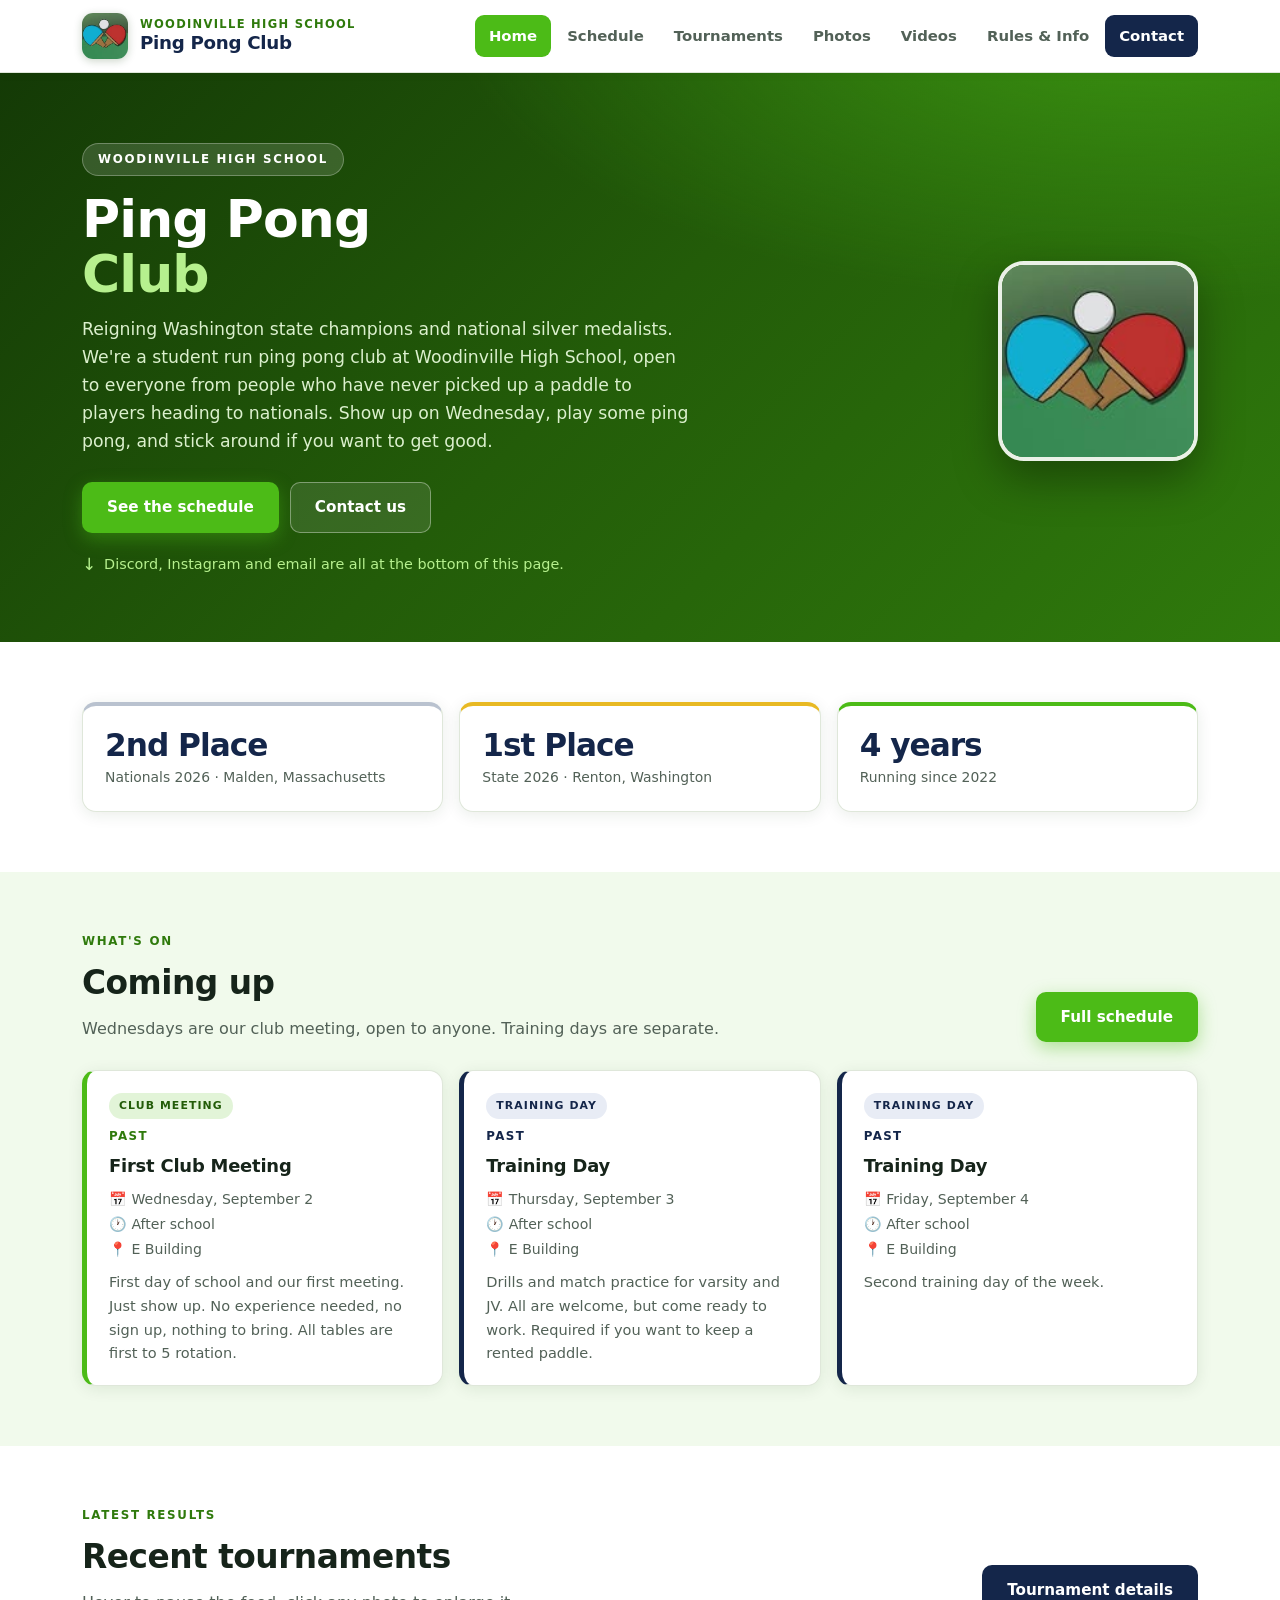
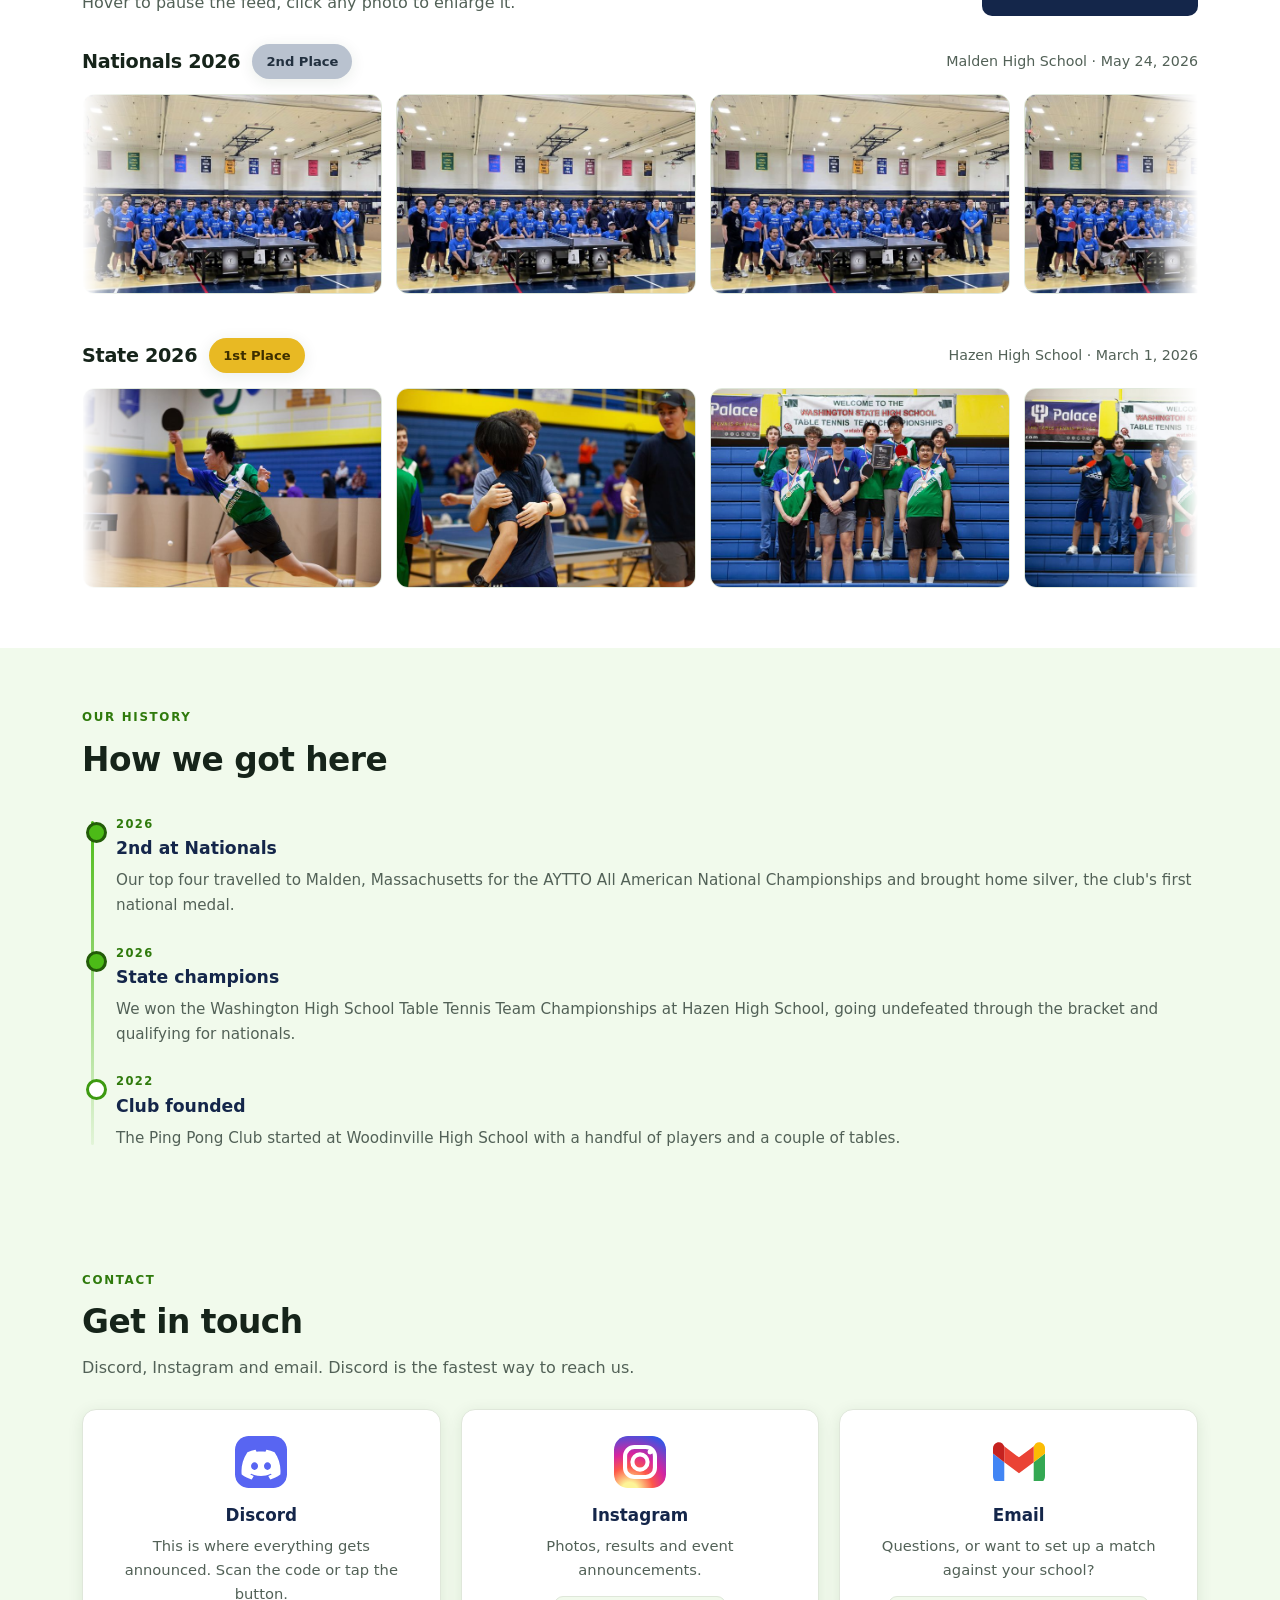
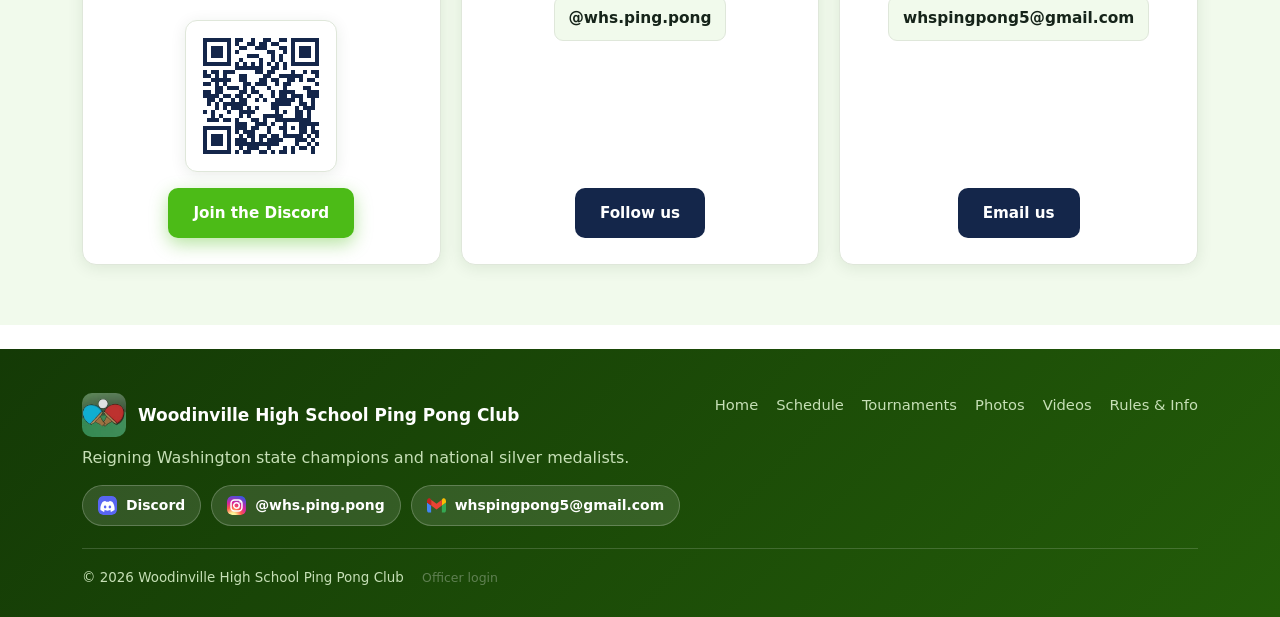
<file: index.html>
<!DOCTYPE html>
<html lang="en">
<head>
  <meta charset="utf-8">
  <meta name="viewport" content="width=device-width, initial-scale=1">
  <title>{{CLUB}}</title>
  <meta name="description" content="Woodinville High School Ping Pong Club. Washington state champions and national silver medalists. Open to all skill levels.">
  <link rel="icon" href="assets/img/logo.png">
  <link rel="stylesheet" href="assets/css/style.css">
</head>
<body data-page="index.html">

  <header class="site-header" id="site-header"></header>

  <section class="hero">
    <div class="wrap" id="hero-body"></div>
  </section>

  <section class="section">
    <div class="wrap">
      <div class="record-strip" id="record-strip"></div>
    </div>
  </section>

  <section class="section section-alt">
    <div class="wrap">
      <div class="section-head">
        <div>
          <div class="eyebrow">What's on</div>
          <h2>Coming up</h2>
          <p>Wednesdays are our club meeting, open to anyone. Training days are separate.</p>
        </div>
        <a class="btn btn-primary" href="schedule.html">Full schedule</a>
      </div>
      <div class="nextup" id="nextup"></div>
    </div>
  </section>

  <section class="section">
    <div class="wrap">
      <div class="section-head">
        <div>
          <div class="eyebrow">Latest results</div>
          <h2>Recent tournaments</h2>
          <p>Hover to pause the feed, click any photo to enlarge it.</p>
        </div>
        <a class="btn btn-navy" href="tournaments.html">Tournament details</a>
      </div>
      <div id="feeds"></div>
    </div>
  </section>

  <section class="section section-alt">
    <div class="wrap">
      <div class="section-head">
        <div>
          <div class="eyebrow">Our history</div>
          <h2>How we got here</h2>
        </div>
      </div>
      <div class="timeline" id="timeline"></div>
    </div>
  </section>

  <section class="section section-alt" id="contact">
    <div class="wrap">
      <div class="section-head">
        <div>
          <div class="eyebrow">Contact</div>
          <h2>Get in touch</h2>
          <p>Discord, Instagram and email. Discord is the fastest way to reach us.</p>
        </div>
      </div>
      <div class="connect-grid" id="connect-grid"></div>
    </div>
  </section>

  <footer class="site-footer" id="site-footer"></footer>

  <script src="assets/js/data.js"></script>
  <script src="assets/js/app.js"></script>
</body>
</html>
</file>
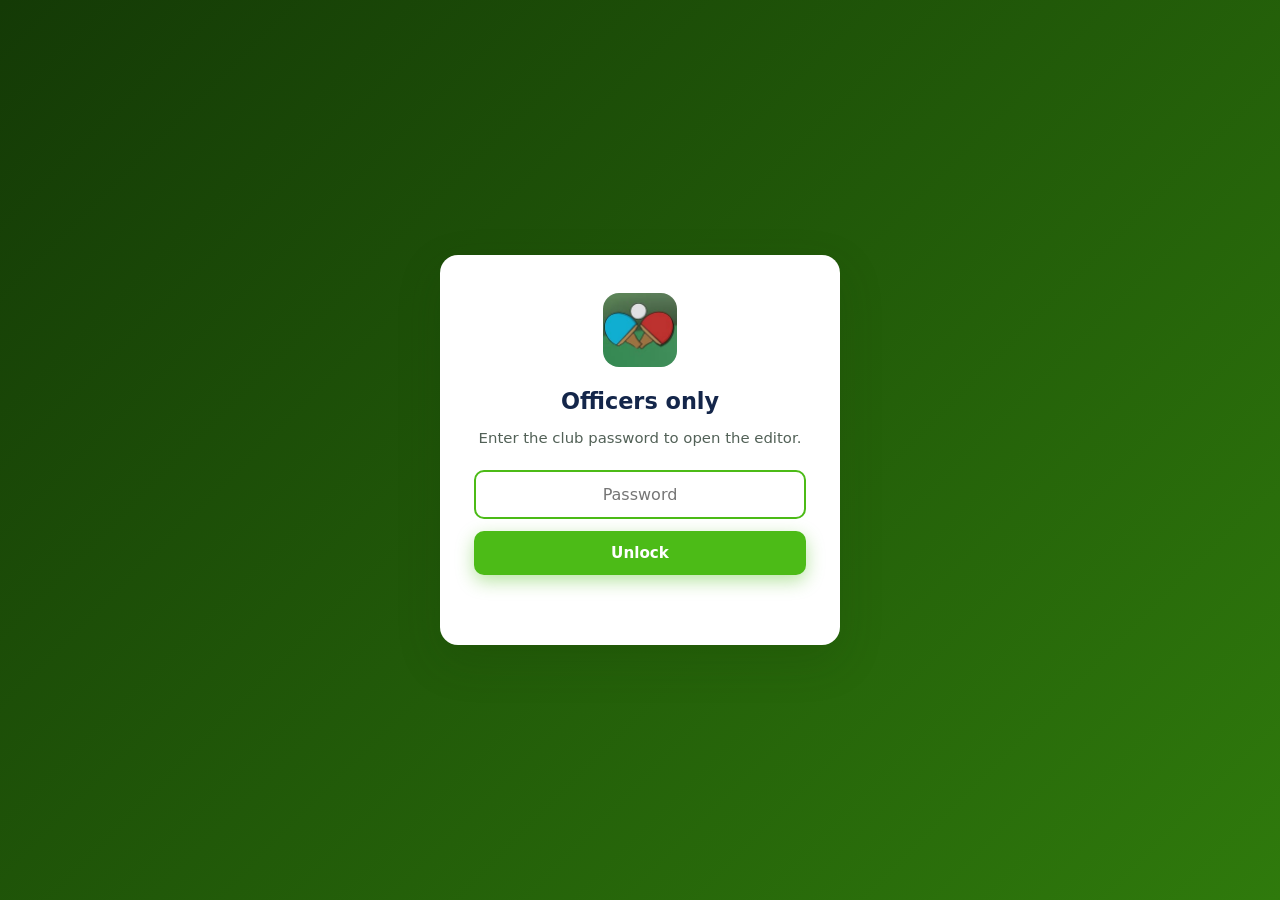
<file: admin.html>
<!DOCTYPE html>
<html lang="en">
<head>
  <meta charset="utf-8">
  <meta name="viewport" content="width=device-width, initial-scale=1">
  <title>Officer Editor</title>
  <meta name="robots" content="noindex, nofollow">
  <link rel="icon" href="assets/img/logo.png">
  <link rel="stylesheet" href="assets/css/style.css">
  <link rel="stylesheet" href="assets/css/admin.css">
</head>
<body>

<!-- ====================================================== PASSWORD GATE == -->
<div class="gate" id="gate">
  <div class="gate-box">
    <img src="assets/img/logo.png" alt="">
    <h1>Officers only</h1>
    <p>Enter the club password to open the editor.</p>
    <input type="password" id="pw" placeholder="Password" autocomplete="off" inputmode="numeric">
    <button class="btn btn-primary" id="pw-go">Unlock</button>
    <div class="gate-err" id="pw-err"></div>
  </div>
</div>

<!-- ============================================================== SHELL == -->
<div id="app" style="display:none">

  <div class="adm-bar">
    <div class="inner">
      <img src="assets/img/logo.png" alt="">
      <div class="ttl">Officer Editor<small>Woodinville High School Ping Pong Club</small></div>
      <a class="mini" href="index.html" style="text-decoration:none">View site</a>
      <button class="mini" id="lock-btn">Lock</button>
    </div>
  </div>

  <div class="tabs">
    <div class="inner" id="tabbar"></div>
  </div>

  <div class="adm-wrap">

    <div class="warn" id="origin-note" style="display:none"></div>
    <div class="warn" id="status"></div>

    <!-- ------------------------------------------------------- CLUB ---- -->
    <div class="panel" id="p-club">
      <div class="panel-head">
        <h2>Club info</h2>
        <p>The name, the intro text and the contact details that show in the header, the hero and the footer of every page.</p>
      </div>
      <div id="club-form"></div>
    </div>

    <!-- --------------------------------------------------- SCHEDULE ---- -->
    <div class="panel" id="p-schedule">
      <div class="panel-head">
        <h2>Schedule</h2>
        <p>Meetings, training days, tournaments and events. Untick <strong>Show on website</strong> to plan ahead without anyone seeing it. Days sort themselves by date.</p>
      </div>
      <div id="schedule-rows"></div>
      <div class="add-row"><button class="btn btn-primary" data-add="schedule">+ Add a day</button></div>
    </div>

    <!-- ------------------------------------------------ TOURNAMENTS ---- -->
    <div class="panel" id="p-tourneys">
      <div class="panel-head">
        <h2>Tournaments</h2>
        <p>Results shown on the Tournaments page. The two most recent ones also get the scrolling photo feeds on the home page.</p>
      </div>
      <div id="tourney-rows"></div>
      <div class="add-row"><button class="btn btn-primary" data-add="tourney">+ Add a tournament</button></div>
    </div>

    <!-- ------------------------------------------------------ PHOTOS ---- -->
    <div class="panel" id="p-photos">
      <div class="panel-head">
        <h2>Photos</h2>
        <p>Drop new pictures here and the editor shrinks them for you. No software to install.</p>
      </div>

      <div class="dropzone" id="drop">
        <div class="dz-icon">&#128247;</div>
        <div class="dz-main">Drop photos here</div>
        <div class="dz-sub">or <button class="mini" id="pick-btn">choose files</button> &nbsp;|&nbsp; JPG, PNG or HEIC</div>
        <input type="file" id="file-in" accept="image/*" multiple hidden>
      </div>

      <div id="shrink-out"></div>

      <div id="photo-check"></div>

      <div class="warn" id="photo-help">
        <strong>How adding a photo works.</strong>
        Camera photos are far too big for a website, so they have to be shrunk
        first. Drop them above and this page does that for you, then gives you the
        files to upload. Full instructions appear once you drop something in.
      </div>

      <h3 style="margin:30px 0 12px">Photo list</h3>
      <div id="photo-rows"></div>
      <div class="add-row"><button class="btn btn-primary" data-add="photo">+ Add a photo row by hand</button></div>
    </div>

    <!-- ------------------------------------------------------ VIDEOS ---- -->
    <div class="panel" id="p-videos">
      <div class="panel-head">
        <h2>Videos</h2>
        <p>YouTube embeds. Paste only the ID, not the whole link. Leave it empty to show a "coming soon" box.</p>
      </div>
      <div class="warn">
        In <code>https://www.youtube.com/watch?v=<strong>dQw4w9WgXcQ</strong></code>
        the ID is the bold part after <code>v=</code>. The video must be set to
        <strong>Public</strong> or <strong>Unlisted</strong> in YouTube Studio.
        Private videos will not play.
      </div>
      <div id="video-rows"></div>
      <div class="add-row"><button class="btn btn-primary" data-add="video">+ Add a video</button></div>
    </div>

    <!-- ----------------------------------------------------- HISTORY ---- -->
    <div class="panel" id="p-history">
      <div class="panel-head">
        <h2>History</h2>
        <p>The timeline on the home page. Newest at the top. Tick <strong>Highlight</strong> for a solid green dot.</p>
      </div>
      <div id="history-rows"></div>
      <div class="add-row"><button class="btn btn-primary" data-add="history">+ Add a milestone</button></div>
    </div>

    <!-- ------------------------------------------------------- RULES ---- -->
    <div class="panel" id="p-rules">
      <div class="panel-head">
        <h2>Rules and officers</h2>
        <p>The numbered rules list, the paddle rental box, and who the officers are.</p>
      </div>

      <h3 style="margin:0 0 12px">Rules</h3>
      <div id="rule-rows"></div>
      <div class="add-row"><button class="btn btn-primary" data-add="rule">+ Add a rule</button></div>

      <h3 style="margin:34px 0 12px">Paddle rentals</h3>
      <div id="paddle-form"></div>

      <h3 style="margin:34px 0 12px">Officers</h3>
      <div id="officer-rows"></div>
      <div class="add-row"><button class="btn btn-primary" data-add="officer">+ Add an officer</button></div>
    </div>

    <!-- -------------------------------------------------------- INFO ---- -->
    <div class="panel" id="p-info">
      <div class="panel-head">
        <h2>Info sections</h2>
        <p>The cards on the Rules and Info page. Each point is a short bold heading plus the detail. <strong>Keep the headings short</strong>, three or four words. That is what makes the page easy to read.</p>
      </div>
      <div id="info-rows"></div>
      <div class="add-row"><button class="btn btn-primary" data-add="info">+ Add a section</button></div>
    </div>

    <!-- ----------------------------------------------------- PUBLISH ---- -->
    <div class="panel" id="p-publish">
      <div class="panel-head">
        <h2>Publish your changes</h2>
        <p>Follow these in order. It takes about two minutes. You cannot break anything permanently, every change can be undone.</p>
      </div>

      <div class="warn green">
        <strong>What is actually happening here:</strong> the website reads all of
        its text from a single file called <code>data.js</code>. This editor has
        rewritten that file for you. All you are doing below is replacing the old
        file with the new one.
      </div>

      <div class="bigstep" data-n="1">
        <h3>Download the new file</h3>
        <p>Click the button. A file called <code>data.js</code> lands in your
           Downloads folder.</p>
        <p><button class="btn btn-primary" id="dl-btn">Download data.js</button></p>
        <div class="tip">Downloading is far more reliable than copy and paste,
          because there is no clipboard to get out of sync. Use this method.</div>
      </div>

      <div class="bigstep" data-n="2">
        <h3>Open the right folder on GitHub</h3>
        <p>Go to <code>github.com/whspingpong/whspingpong.github.io</code> and sign in.</p>
        <p>Click the <code>assets</code> folder, then click the <code>js</code> folder.</p>
        <p>You should see <code>admin.js</code>, <code>app.js</code> and
           <code>data.js</code> listed.</p>
      </div>

      <div class="bigstep" data-n="3">
        <h3>Upload it</h3>
        <p>Click the <strong>Add file</strong> button near the top right, then choose
           <strong>Upload files</strong>.</p>
        <p>Drag the <code>data.js</code> you just downloaded into the box, or click
           <strong>choose your files</strong> and pick it from Downloads.</p>
        <div class="tip">It replaces the old <code>data.js</code> automatically
          because the name matches. That is exactly what you want.</div>
      </div>

      <div class="bigstep" data-n="4">
        <h3>Save it</h3>
        <p>Scroll down. Type a short note about what you changed, for example
           <em>updated this week's training days</em>.</p>
        <p>Click the green <strong>Commit changes</strong> button.</p>
      </div>

      <div class="bigstep" data-n="5">
        <h3>Wait a minute</h3>
        <p>GitHub needs about a minute to rebuild the site. Grab a drink.</p>
      </div>

      <div class="bigstep" data-n="6">
        <h3>Check that it worked</h3>
        <p>Click the button below. It reads the live website and tells you whether
           your changes actually made it.</p>
        <p><button class="btn btn-navy" id="sync-btn">Check the live website</button></p>
        <div id="sync-out" style="margin-top:12px"></div>
        <div class="tip">Then open the site and press
          <kbd>Ctrl</kbd>+<kbd>Shift</kbd>+<kbd>R</kbd> to force your browser to load
          the new version instead of the one it remembered.</div>
      </div>

      <h3 style="margin:38px 0 12px">If something goes wrong</h3>
      <div class="warn red">
        <strong>Site looks broken or blank?</strong> Nothing is lost. Go to the repo,
        click <strong>Commits</strong>, find the commit before yours, and revert it.
        Then tell Daniel. You cannot permanently break anything.
      </div>

      <h3 style="margin:38px 0 12px">Adding new photos</h3>
      <div class="bigstep" data-n="A">
        <h3>Shrink and save them</h3>
        <p>Go to the <strong>Photos</strong> tab and drop your pictures into the
           green box. They get shrunk right there in the browser.</p>
        <p>Set the tournament and caption on each, then click the three numbered
           buttons in order:
           <strong>Download all big versions</strong>,
           <strong>Download all thumbnails</strong>,
           <strong>Add them to the website</strong>.</p>
        <div class="tip">Button 3 stays locked until you have done 1 and 2. That is
          on purpose, because photos added without their files show up as empty
          tiles on the website.</div>
      </div>

      <div class="bigstep" data-n="B">
        <h3>Upload the big versions</h3>
        <p>On GitHub open <code>assets</code>, then <code>img</code>, then
           <code>photos</code>.</p>
        <p>Click <strong>Add file</strong>, then <strong>Upload files</strong>.
           Open your Downloads folder, select the pictures from button 1, and drag
           them in. Then <strong>Commit changes</strong>.</p>
      </div>

      <div class="bigstep" data-n="C">
        <h3>Upload the thumbnails</h3>
        <p>Now open <code>assets</code>, then <code>img</code>, then
           <code>thumbs</code>.</p>
        <p>Upload the pictures from button 2 the same way, then
           <strong>Commit changes</strong>.</p>
        <div class="tip">Both folders need a copy, and the file names are the same
          in each. The small one makes pages load fast, the big one opens when
          someone clicks a photo.</div>
      </div>

      <div class="bigstep" data-n="D">
        <h3>Publish the text as well</h3>
        <p>The pictures are uploaded, but the website does not know about them yet.
           Go back to step 1 at the top of this page, download <code>data.js</code>
           and upload it like normal.</p>
        <p>Then click <strong>Check the live website</strong>. It tells you if any
           picture files are still missing.</p>
      </div>

      <h3 style="margin:38px 0 12px">The file, if you prefer copy and paste</h3>
      <p style="color:var(--ink-soft);font-size:.94rem;margin:0 0 12px">
        Downloading is safer, but if you would rather paste by hand: open
        <code>assets/js/data.js</code> on GitHub, click the pencil, press
        <kbd>Ctrl</kbd>+<kbd>A</kbd> then <kbd>Delete</kbd>, then paste this in.
      </p>
      <p><button class="btn btn-navy" id="copy-btn">Copy the code</button>
         <button class="mini danger" id="discard-btn" style="margin-left:10px">Throw away my changes</button></p>
      <div class="out" id="out"></div>
    </div>

  </div>
</div>

<script src="assets/js/data.js"></script>
<script src="assets/js/admin.js"></script>
</body>
</html>
</file>
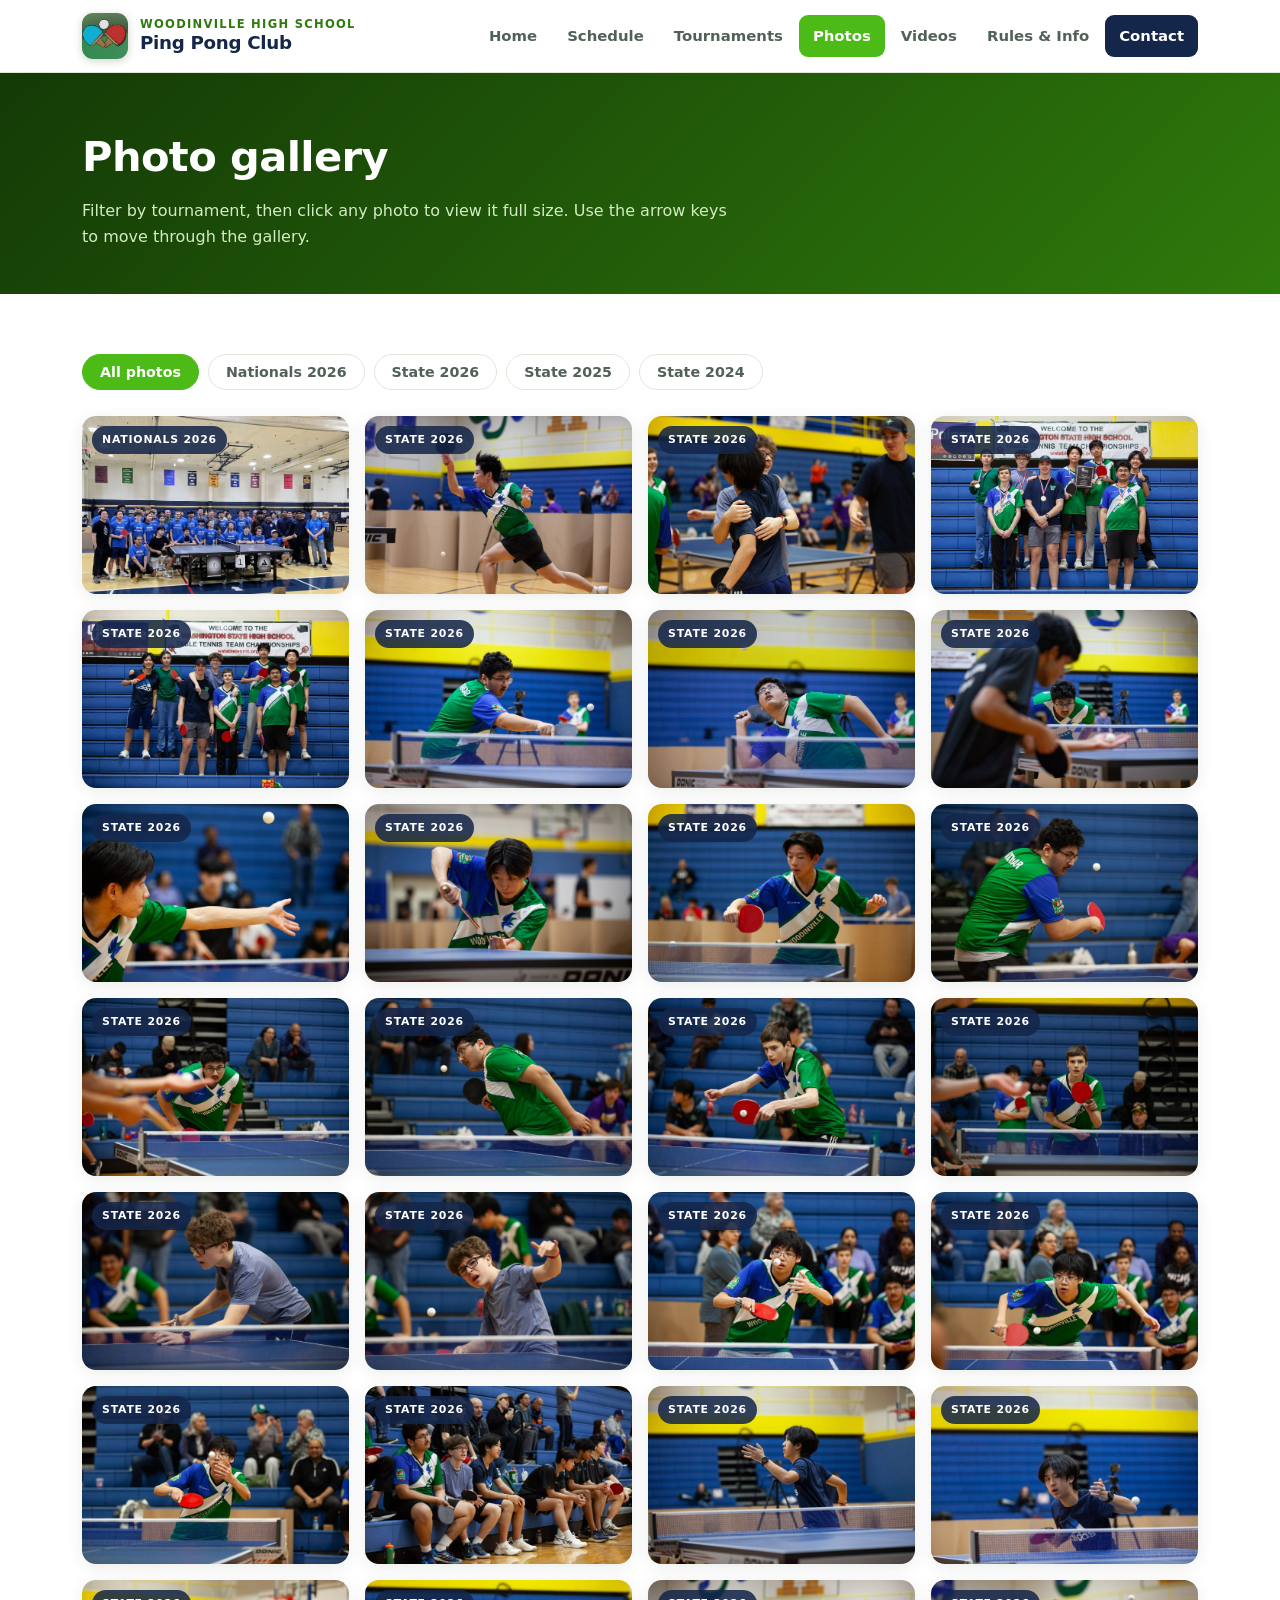
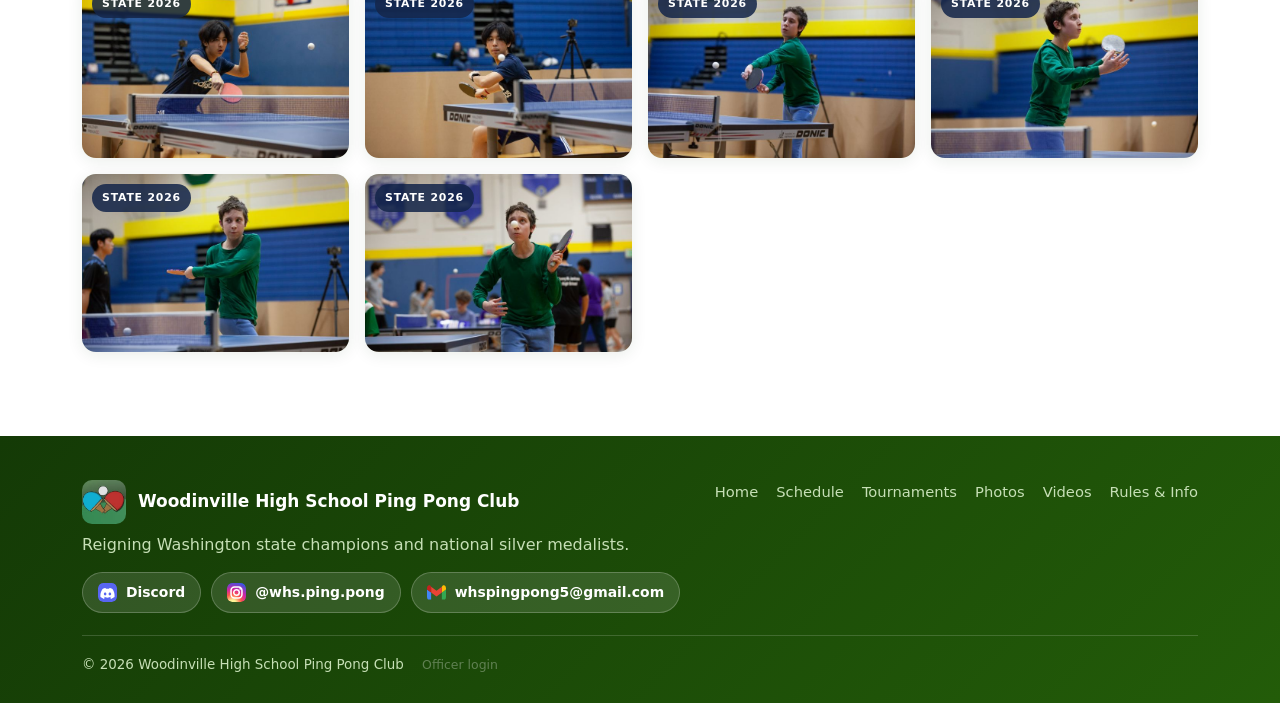
<file: gallery.html>
<!DOCTYPE html>
<html lang="en">
<head>
  <meta charset="utf-8">
  <meta name="viewport" content="width=device-width, initial-scale=1">
  <title>Photos | {{CLUB}}</title>
  <meta name="description" content="Photo gallery from Woodinville High School Ping Pong Club tournaments and events.">
  <link rel="icon" href="assets/img/logo.png">
  <link rel="stylesheet" href="assets/css/style.css">
</head>
<body data-page="gallery.html">

  <header class="site-header" id="site-header"></header>

  <section class="page-head">
    <div class="wrap">
      <h1>Photo gallery</h1>
      <p>Filter by tournament, then click any photo to view it full size. Use the arrow keys to move through the gallery.</p>
    </div>
  </section>

  <section class="section">
    <div class="wrap">
      <div class="filters" id="filters"></div>
      <div class="photo-grid" id="photo-grid"></div>
    </div>
  </section>

  <footer class="site-footer" id="site-footer"></footer>

  <script src="assets/js/data.js"></script>
  <script src="assets/js/app.js"></script>
</body>
</html>
</file>
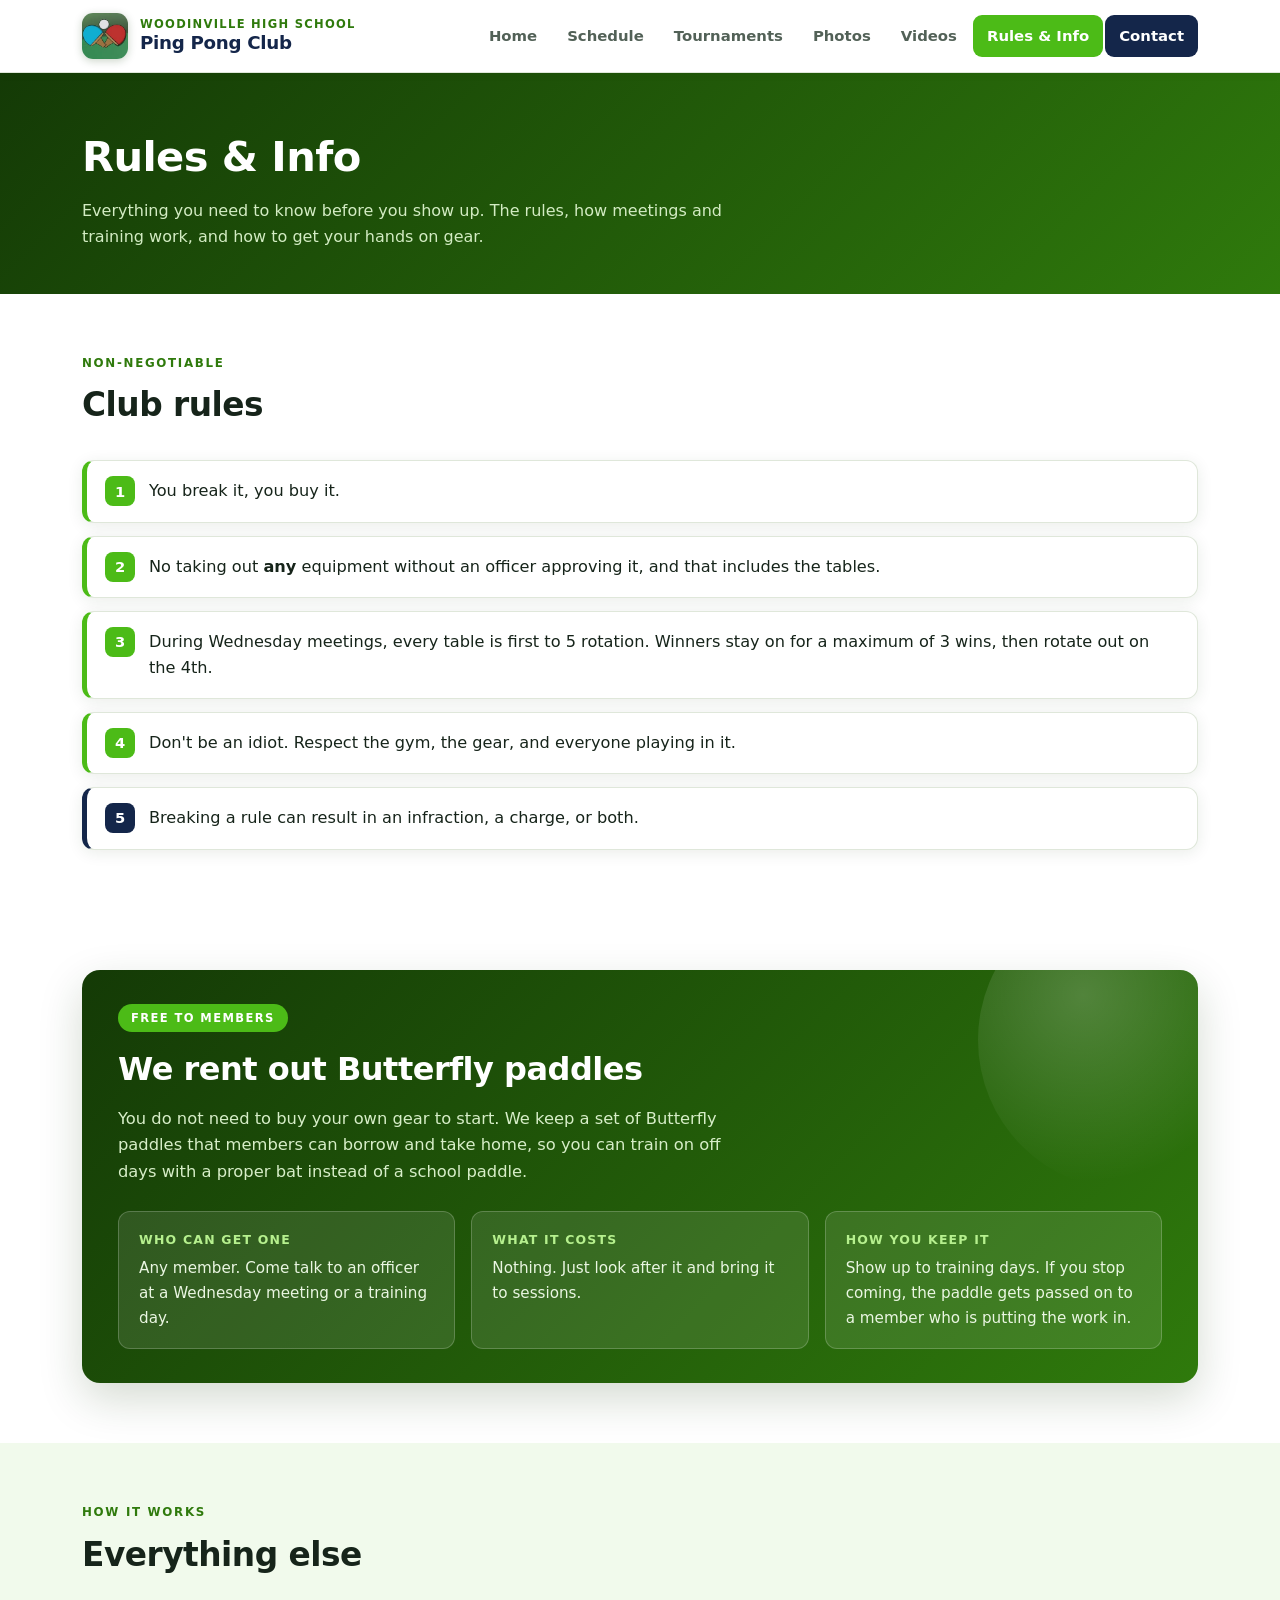
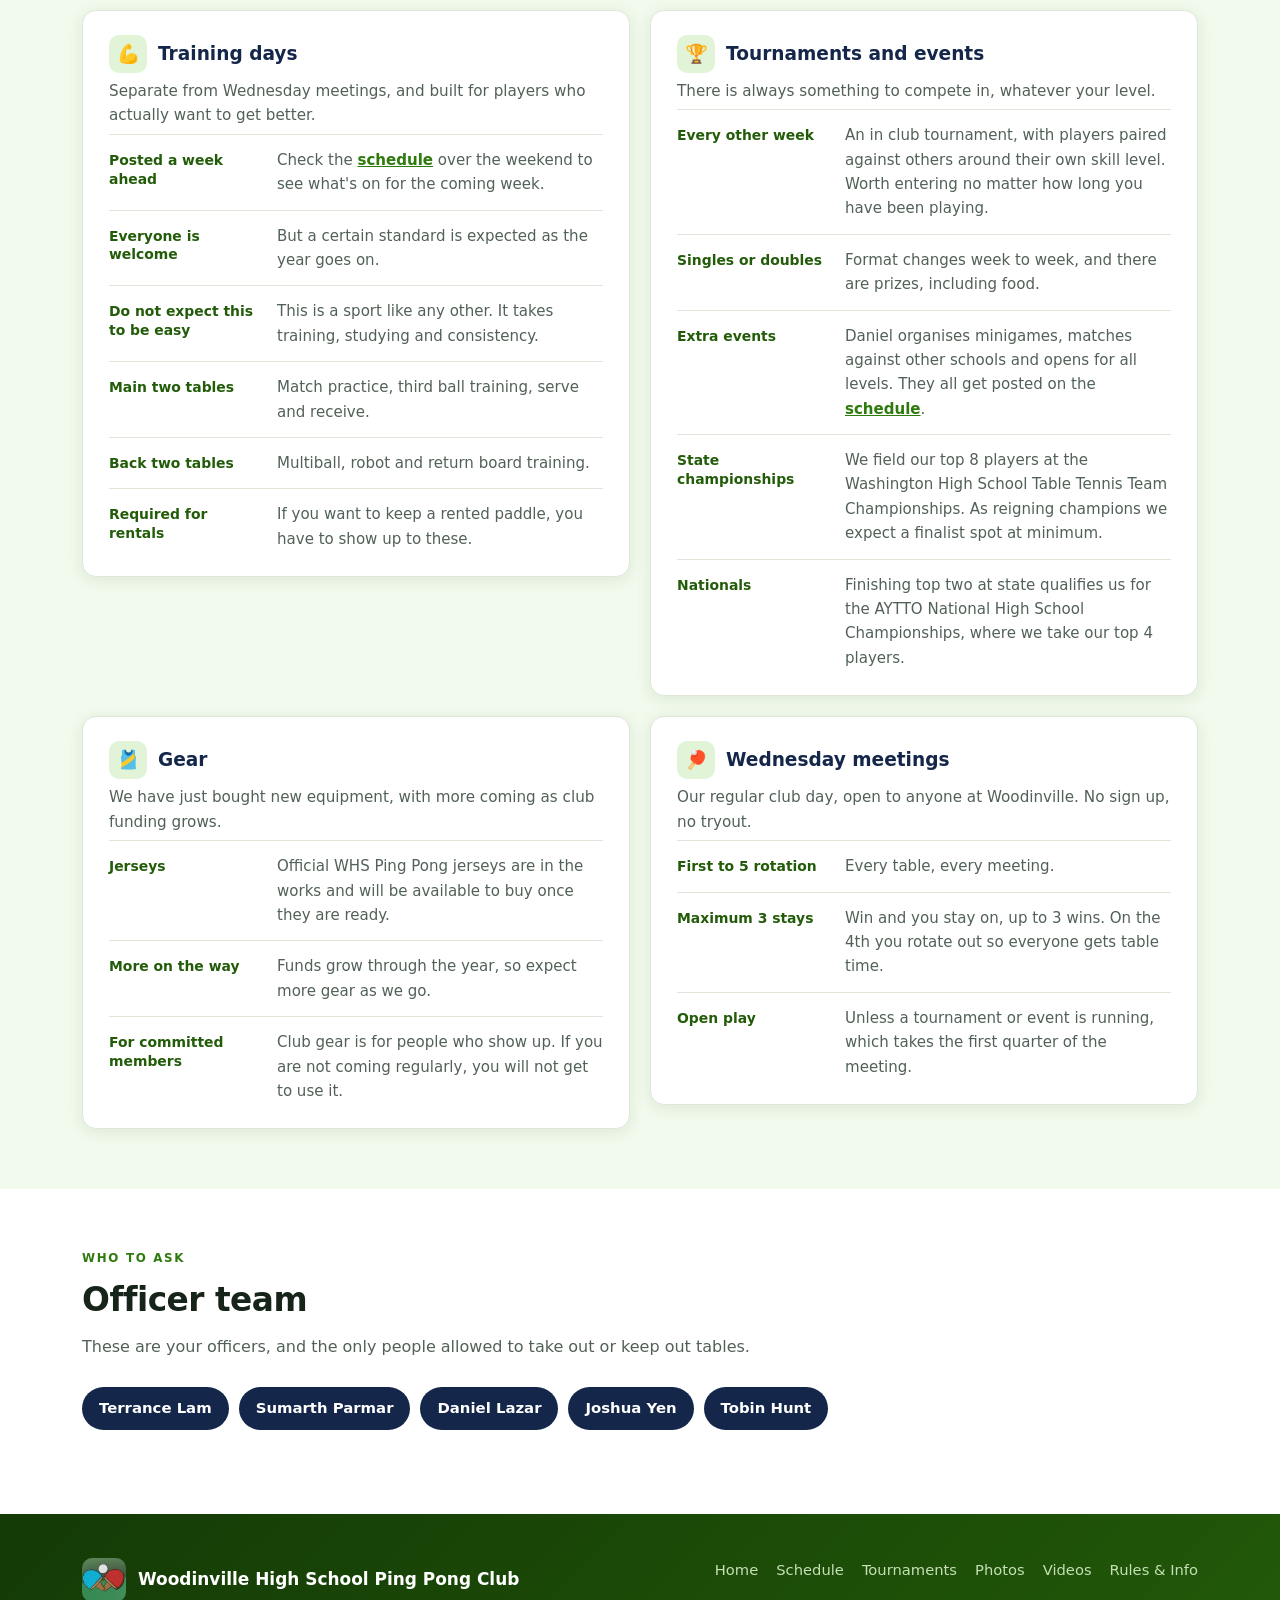
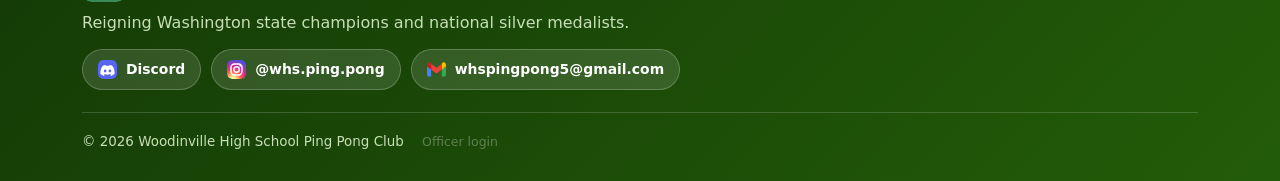
<file: rules.html>
<!DOCTYPE html>
<html lang="en">
<head>
  <meta charset="utf-8">
  <meta name="viewport" content="width=device-width, initial-scale=1">
  <title>Rules &amp; Info | {{CLUB}}</title>
  <meta name="description" content="Club rules, how meetings and training days work, gear and paddle rentals, and the officer team.">
  <link rel="icon" href="assets/img/logo.png">
  <link rel="stylesheet" href="assets/css/style.css">
</head>
<body data-page="rules.html">

  <header class="site-header" id="site-header"></header>

  <section class="page-head">
    <div class="wrap">
      <h1>Rules &amp; Info</h1>
      <p>Everything you need to know before you show up. The rules, how meetings and training work, and how to get your hands on gear.</p>
    </div>
  </section>

  <section class="section">
    <div class="wrap">
      <div class="section-head">
        <div>
          <div class="eyebrow">Non-negotiable</div>
          <h2>Club rules</h2>
        </div>
      </div>
      <ul class="rules-list" id="rules-list"></ul>
    </div>
  </section>

  <section class="section">
    <div class="wrap">
      <div class="feature" id="paddle-feature"></div>
    </div>
  </section>

  <section class="section section-alt">
    <div class="wrap">
      <div class="section-head">
        <div>
          <div class="eyebrow">How it works</div>
          <h2>Everything else</h2>
        </div>
      </div>
      <div class="info-grid" id="info-blocks"></div>
    </div>
  </section>

  <section class="section">
    <div class="wrap">
      <div class="section-head">
        <div>
          <div class="eyebrow">Who to ask</div>
          <h2>Officer team</h2>
          <p>These are your officers, and the only people allowed to take out or keep out tables.</p>
        </div>
      </div>
      <div class="officer-grid" id="officer-grid"></div>
    </div>
  </section>

  <footer class="site-footer" id="site-footer"></footer>

  <script src="assets/js/data.js"></script>
  <script src="assets/js/app.js"></script>
</body>
</html>
</file>
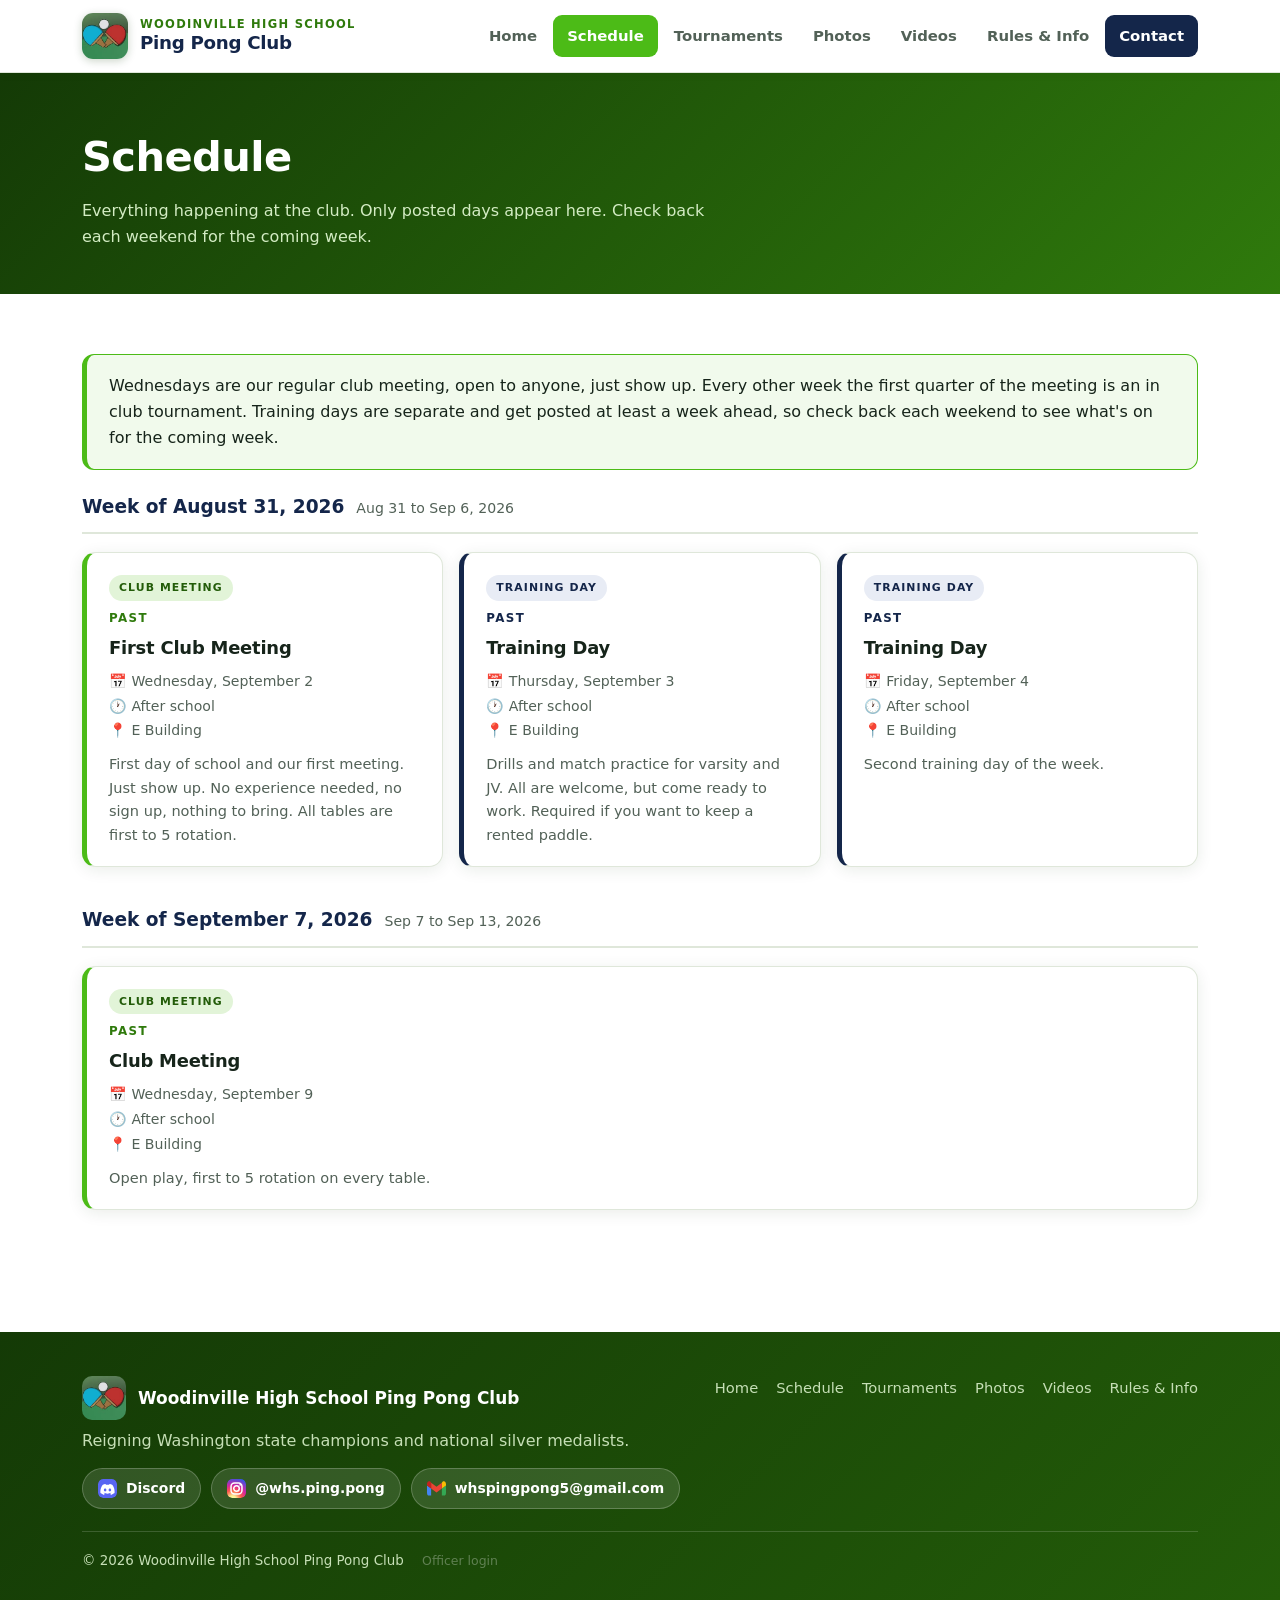
<file: schedule.html>
<!DOCTYPE html>
<html lang="en">
<head>
  <meta charset="utf-8">
  <meta name="viewport" content="width=device-width, initial-scale=1">
  <title>Schedule | {{CLUB}}</title>
  <meta name="description" content="Club meetings, training days, tournaments and events for the Woodinville High School Ping Pong Club.">
  <link rel="icon" href="assets/img/logo.png">
  <link rel="stylesheet" href="assets/css/style.css">
</head>
<body data-page="schedule.html">

  <header class="site-header" id="site-header"></header>

  <section class="page-head">
    <div class="wrap">
      <h1>Schedule</h1>
      <p>Everything happening at the club. Only posted days appear here. Check back each weekend for the coming week.</p>
    </div>
  </section>

  <section class="section">
    <div class="wrap">
      <div class="callout" id="schedule-note"></div>
      <div id="schedule-list"></div>
    </div>
  </section>

  <footer class="site-footer" id="site-footer"></footer>

  <script src="assets/js/data.js"></script>
  <script src="assets/js/app.js"></script>
</body>
</html>
</file>
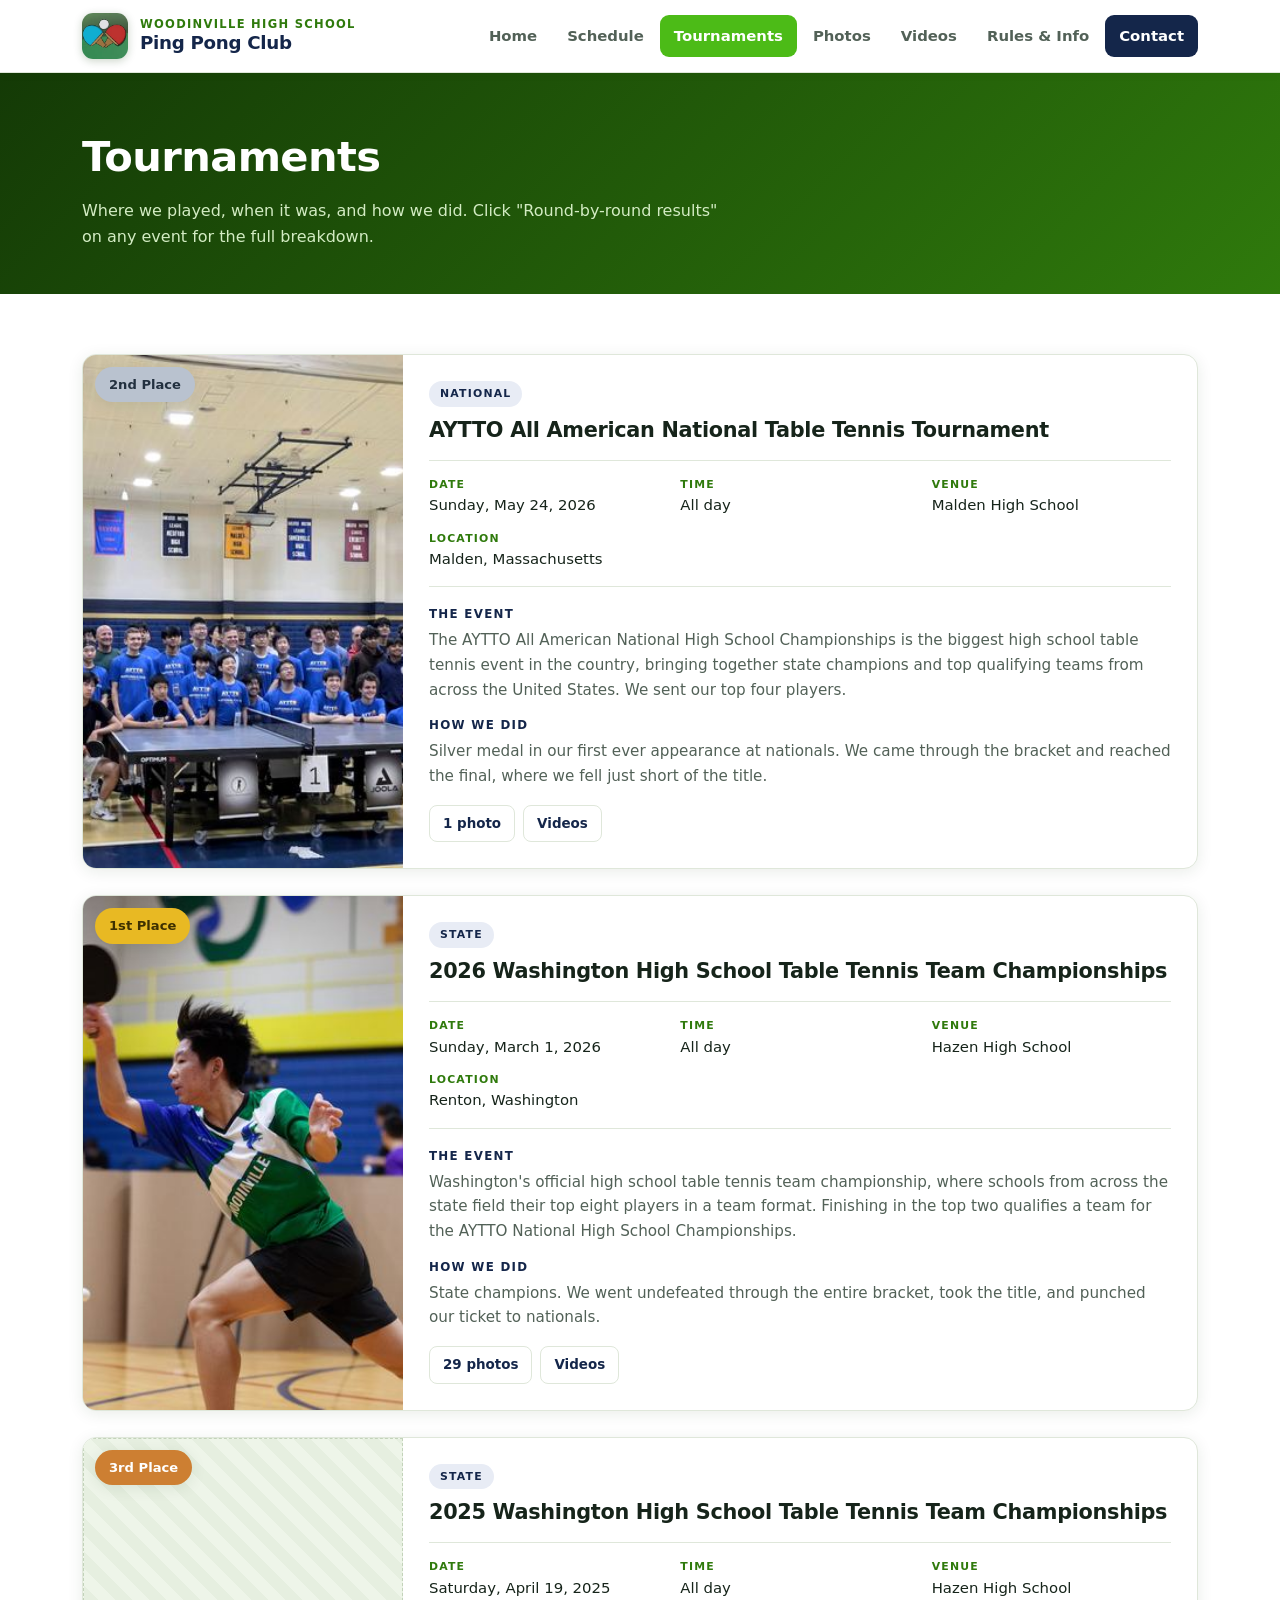
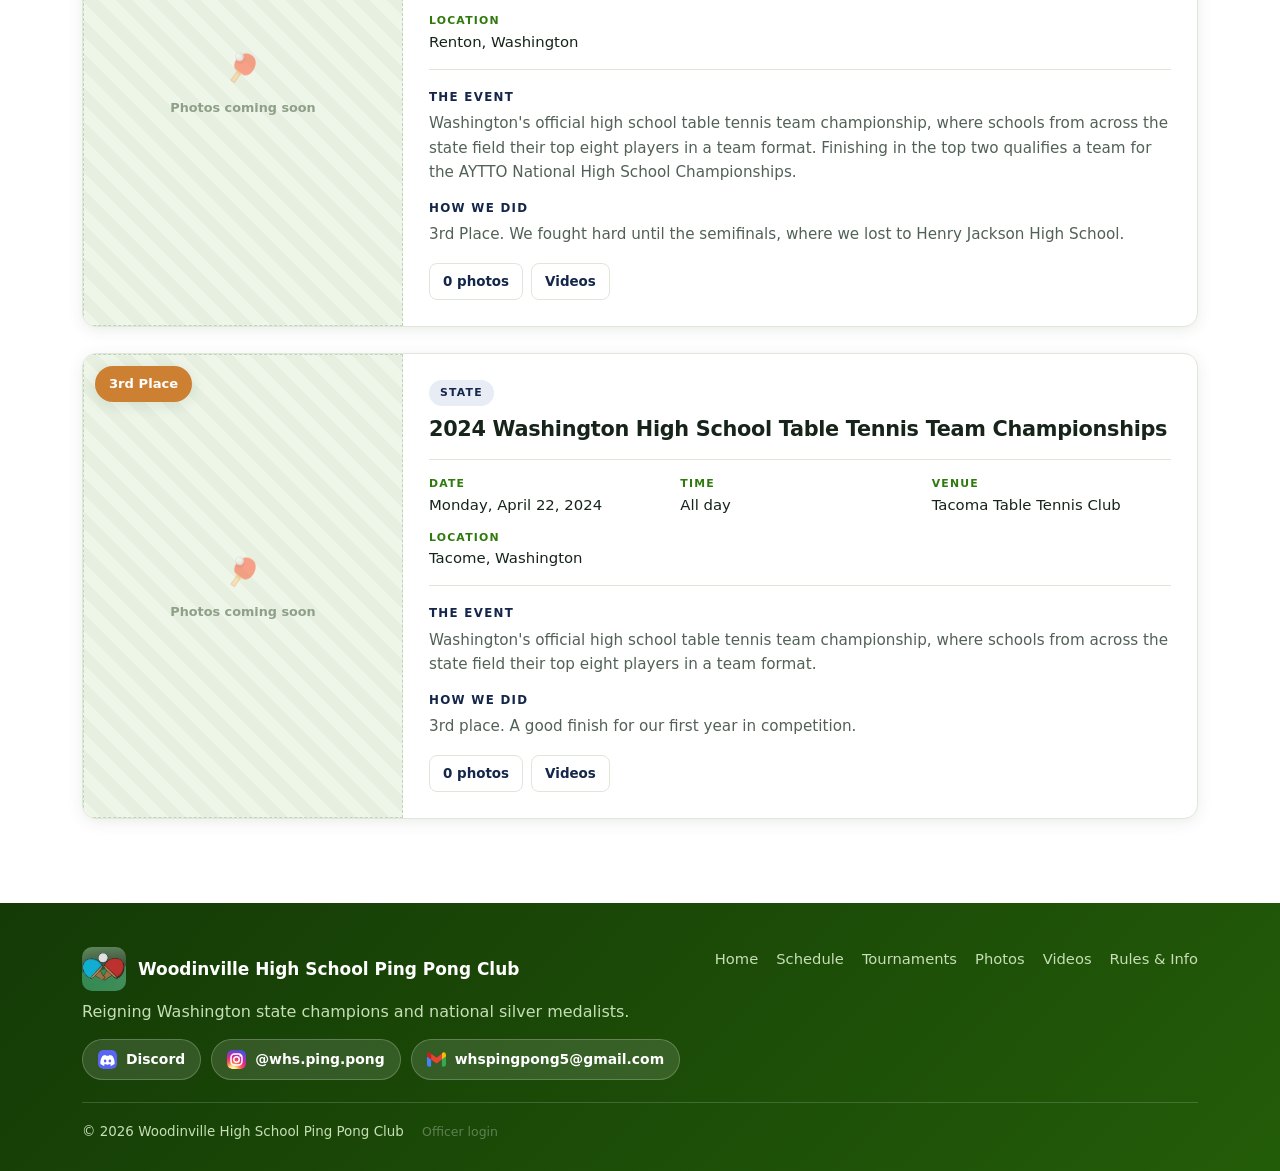
<file: tournaments.html>
<!DOCTYPE html>
<html lang="en">
<head>
  <meta charset="utf-8">
  <meta name="viewport" content="width=device-width, initial-scale=1">
  <title>Tournaments | {{CLUB}}</title>
  <meta name="description" content="Tournament results for the Woodinville High School Ping Pong Club, including our state title and national silver medal.">
  <link rel="icon" href="assets/img/logo.png">
  <link rel="stylesheet" href="assets/css/style.css">
</head>
<body data-page="tournaments.html">

  <header class="site-header" id="site-header"></header>

  <section class="page-head">
    <div class="wrap">
      <h1>Tournaments</h1>
      <p>Where we played, when it was, and how we did. Click "Round-by-round results" on any event for the full breakdown.</p>
    </div>
  </section>

  <section class="section">
    <div class="wrap">
      <div class="tourney-list" id="tourney-list"></div>
    </div>
  </section>

  <footer class="site-footer" id="site-footer"></footer>

  <script src="assets/js/data.js"></script>
  <script src="assets/js/app.js"></script>
</body>
</html>
</file>
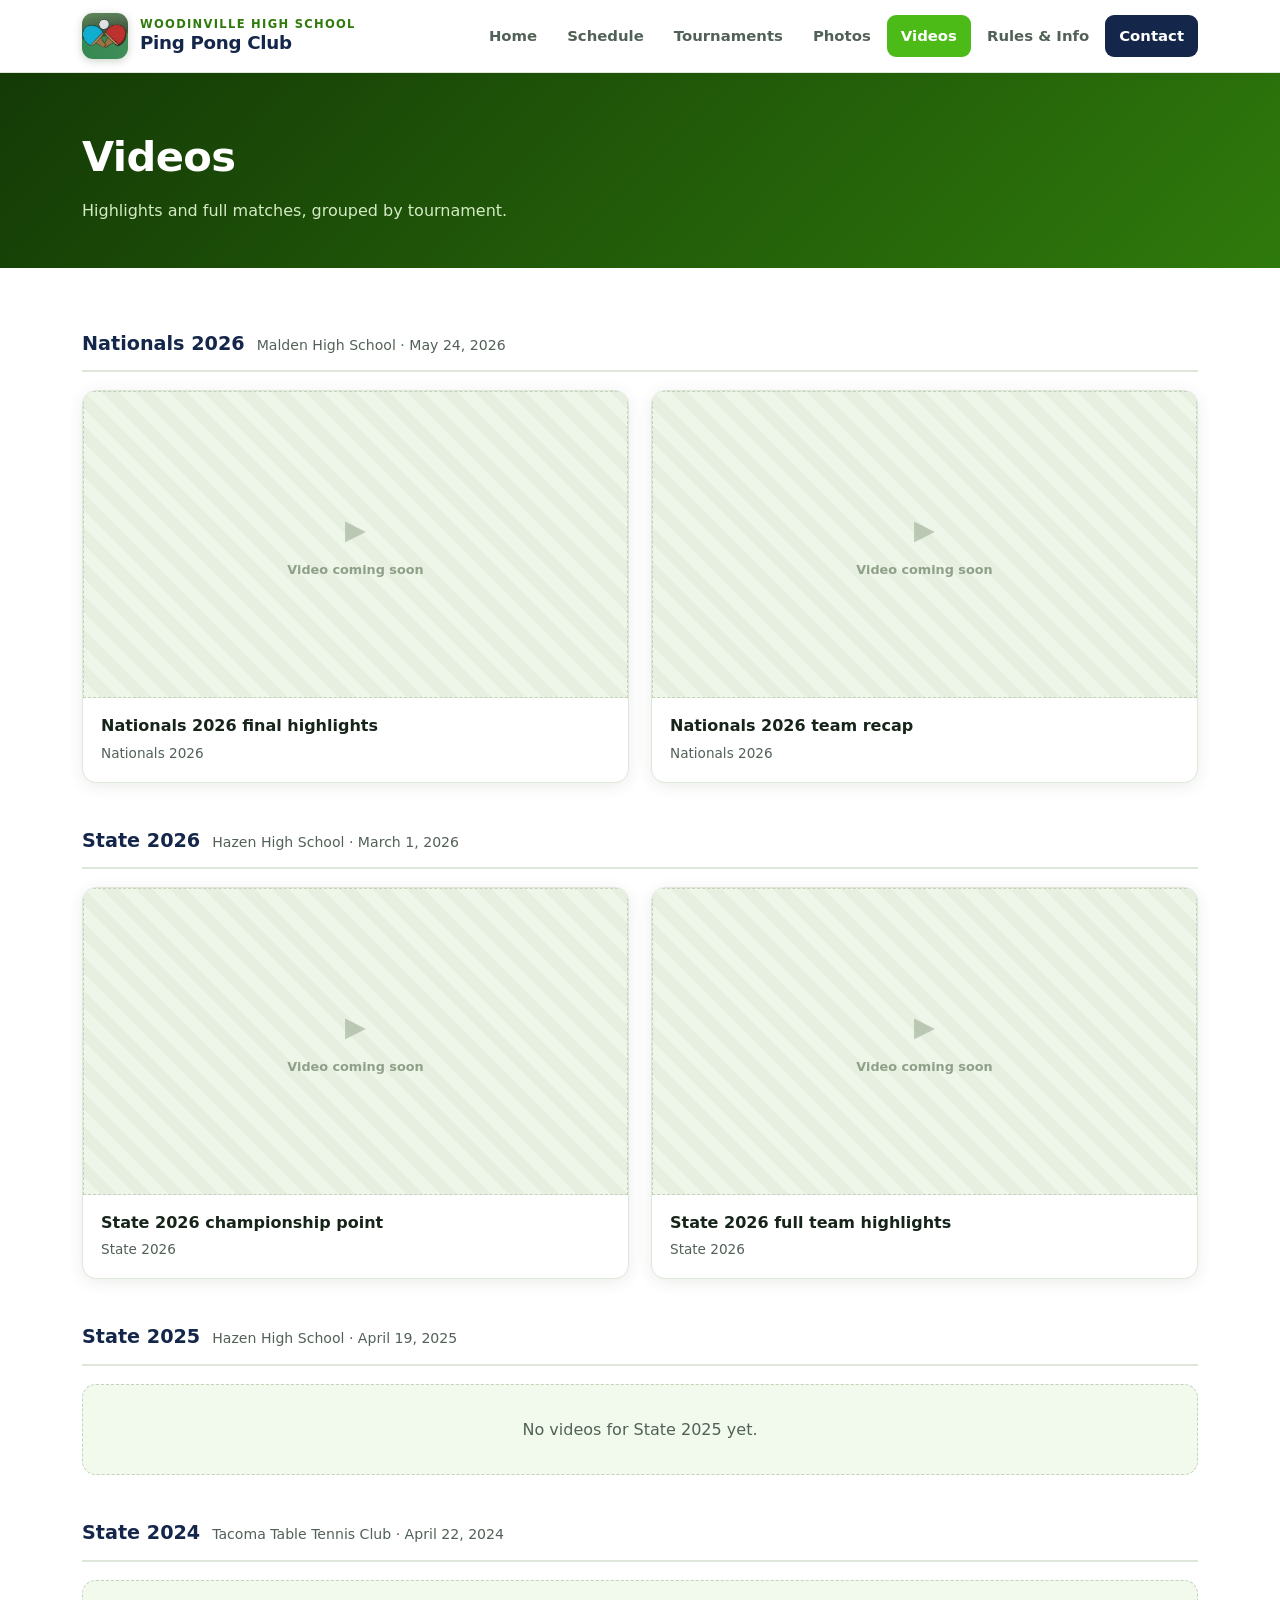
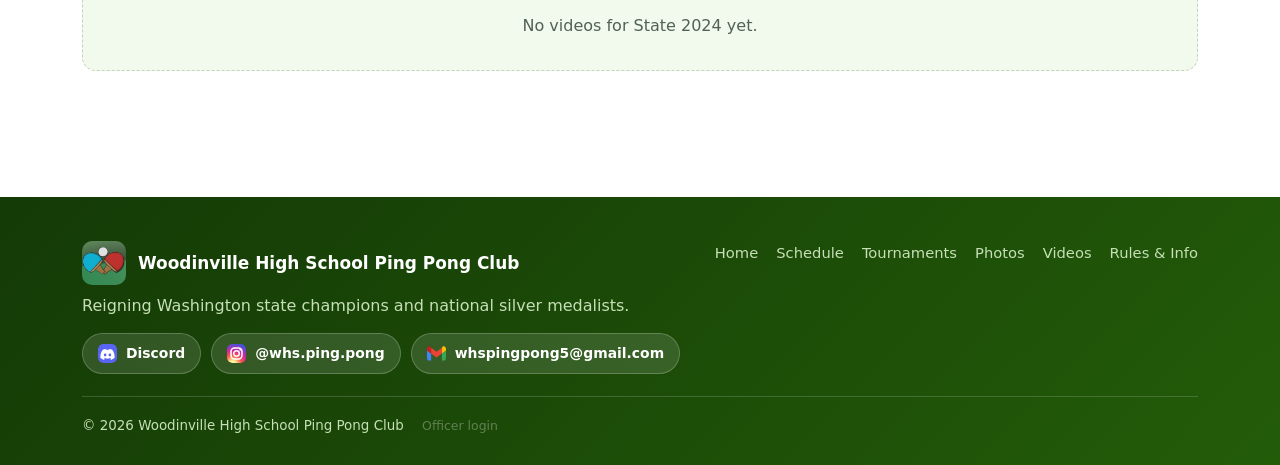
<file: videos.html>
<!DOCTYPE html>
<html lang="en">
<head>
  <meta charset="utf-8">
  <meta name="viewport" content="width=device-width, initial-scale=1">
  <title>Videos | {{CLUB}}</title>
  <meta name="description" content="Match videos and highlights from the Woodinville High School Ping Pong Club.">
  <link rel="icon" href="assets/img/logo.png">
  <link rel="stylesheet" href="assets/css/style.css">
</head>
<body data-page="videos.html">

  <header class="site-header" id="site-header"></header>

  <section class="page-head">
    <div class="wrap">
      <h1>Videos</h1>
      <p>Highlights and full matches, grouped by tournament.</p>
    </div>
  </section>

  <section class="section">
    <div class="wrap">
      <div id="video-list"></div>
    </div>
  </section>

  <footer class="site-footer" id="site-footer"></footer>

  <script src="assets/js/data.js"></script>
  <script src="assets/js/app.js"></script>
</body>
</html>
</file>
<file: assets/css/style.css>
/* ============================================================================
   style.css | Woodinville High School Ping Pong Club
   Kelly green + white, with navy blue accents.
   To recolour the site, change the variables in :root.
   ========================================================================= */

:root {
  /* --- primary: kelly green --- */
  --kelly:      #4CBB17;
  --kelly-600:  #3D9A11;
  --kelly-700:  #2F7A0C;
  --kelly-800:  #235C09;
  --kelly-900:  #143A06;
  --kelly-tint: #f1faec;
  --kelly-tint2:#e2f4d8;

  /* --- accent: navy --- */
  --navy:       #14264A;
  --navy-600:   #1E3868;
  --navy-tint:  #e8ecf5;

  /* --- medals --- */
  --gold:       #e8b923;
  --silver:     #b9c2cf;
  --bronze:     #cd7f32;

  --win:        #2f9e35;
  --loss:       #d9534f;

  --ink:        #16241a;
  --ink-soft:   #526157;
  --paper:      #ffffff;
  --line:       #dfe7da;

  --radius:     14px;
  --shadow:     0 3px 16px rgba(20, 58, 6, .09);
  --shadow-lg:  0 16px 44px rgba(20, 58, 6, .18);
  --wrap:       1160px;
  --font:       "Segoe UI", system-ui, -apple-system, Roboto, Helvetica, Arial, sans-serif;
}

* { box-sizing: border-box; }
html { scroll-behavior: smooth; }

body {
  margin: 0;
  font-family: var(--font);
  color: var(--ink);
  background: var(--paper);
  line-height: 1.62;
  -webkit-font-smoothing: antialiased;
}

img { max-width: 100%; display: block; }
a { color: var(--kelly-700); }

.wrap { max-width: var(--wrap); margin: 0 auto; padding: 0 22px; }

/* ---------------------------------------------------------------- header -- */

.site-header {
  background: var(--paper);
  position: sticky;
  top: 0;
  z-index: 50;
  border-bottom: 1px solid var(--line);
  box-shadow: 0 1px 10px rgba(20,58,6,.05);
}

.site-header .wrap { display: flex; align-items: center; gap: 16px; min-height: 72px; }

.brand {
  display: flex; align-items: center; gap: 12px;
  text-decoration: none; color: var(--ink);
  margin-right: auto; font-weight: 700;
}

.brand img {
  width: 46px; height: 46px;
  border-radius: 11px;
  flex: none;
  box-shadow: 0 2px 8px rgba(20,58,6,.22);
}

.brand-text   { display: flex; flex-direction: column; line-height: 1.2; }
.brand-school { font-size: .72rem; font-weight: 700; letter-spacing: 1.3px;
                text-transform: uppercase; color: var(--kelly-700); }
.brand-name   { font-size: 1.14rem; letter-spacing: -.3px; color: var(--navy); }

.nav { display: flex; gap: 2px; flex-wrap: wrap; }

.nav a {
  color: var(--ink-soft);
  text-decoration: none;
  font-size: .93rem;
  font-weight: 600;
  padding: 9px 14px;
  border-radius: 9px;
  white-space: nowrap;
  transition: background .15s, color .15s;
}

.nav a:hover         { background: var(--kelly-tint); color: var(--kelly-700); }
.nav a[aria-current] { background: var(--kelly); color: #fff; }

.nav-toggle {
  display: none;
  background: var(--kelly-tint);
  border: 1px solid var(--line);
  color: var(--kelly-800);
  font-size: 1.3rem; line-height: 1;
  padding: 9px 14px; border-radius: 9px; cursor: pointer;
}

/* ------------------------------------------------------------------ hero -- */

.hero {
  background:
    radial-gradient(1100px 480px at 88% -12%, rgba(76,187,23,.55), transparent 62%),
    linear-gradient(135deg, var(--kelly-900) 0%, var(--kelly-800) 48%, var(--kelly-700) 100%);
  color: #fff;
  padding: 70px 0 64px;
  position: relative;
  overflow: hidden;
}

.hero .wrap { display: flex; gap: 46px; align-items: center; flex-wrap: wrap; }
.hero-copy  { flex: 1 1 440px; min-width: 0; }

.hero-logo {
  flex: 0 0 auto;
  width: 200px; height: 200px;
  border-radius: 26px;
  box-shadow: 0 18px 44px rgba(0,0,0,.34);
  border: 4px solid rgba(255,255,255,.9);
}

.hero h1 {
  font-size: clamp(2rem, 5vw, 3.25rem);
  line-height: 1.06;
  margin: 0 0 14px;
  letter-spacing: -.9px;
}

.hero h1 .l2 { display: block; color: #b6f08e; }

.hero p { font-size: 1.08rem; color: #dbf0cd; max-width: 56ch; margin: 0 0 26px; }

.hero-eyebrow {
  display: inline-block;
  background: rgba(255,255,255,.14);
  border: 1px solid rgba(255,255,255,.28);
  padding: 6px 15px; border-radius: 999px;
  font-size: .74rem; font-weight: 700;
  letter-spacing: 1.7px; text-transform: uppercase;
  margin-bottom: 16px;
}

.hero-cta { display: flex; gap: 11px; flex-wrap: wrap; }

.btn {
  display: inline-block; padding: 12px 24px;
  border-radius: 10px; font-weight: 700; font-size: .95rem;
  text-decoration: none; border: 1px solid transparent;
  transition: transform .15s, box-shadow .15s, background .15s;
  cursor: pointer; font-family: inherit;
}

.btn-primary { background: var(--kelly); color: #fff; box-shadow: 0 6px 18px rgba(76,187,23,.4); }
.btn-primary:hover { transform: translateY(-2px); background: var(--kelly-600); }

.btn-navy { background: var(--navy); color: #fff; }
.btn-navy:hover { background: var(--navy-600); transform: translateY(-2px); }

.btn-ghost { background: rgba(255,255,255,.1); color: #fff; border-color: rgba(255,255,255,.36); }
.btn-ghost:hover { background: rgba(255,255,255,.2); transform: translateY(-2px); }

/* --------------------------------------------------------------- section -- */

.section     { padding: 60px 0; }
.section-alt { background: var(--kelly-tint); }

.section-head {
  display: flex; align-items: flex-end; justify-content: space-between;
  gap: 16px; flex-wrap: wrap; margin-bottom: 28px;
}

.section-head h2 { font-size: clamp(1.5rem, 3.2vw, 2.05rem); margin: 0; letter-spacing: -.5px; }
.section-head p  { margin: 6px 0 0; color: var(--ink-soft); }

.eyebrow {
  font-size: .74rem; font-weight: 800; letter-spacing: 1.7px;
  text-transform: uppercase; color: var(--kelly-700); margin-bottom: 6px;
}

.page-head {
  background: linear-gradient(135deg, var(--kelly-900), var(--kelly-700));
  color: #fff; padding: 50px 0 44px;
}

.page-head h1 { margin: 0 0 8px; font-size: clamp(1.8rem, 4.4vw, 2.6rem); letter-spacing: -.6px; }
.page-head p  { margin: 0; color: #d3ecc3; max-width: 64ch; }

/* --------------------------------------------------------- record strip -- */

.record-strip {
  display: grid;
  grid-template-columns: repeat(auto-fit, minmax(200px, 1fr));
  gap: 16px;
}

.record-card {
  background: var(--paper); border: 1px solid var(--line);
  border-radius: var(--radius); padding: 22px;
  box-shadow: var(--shadow); border-top: 4px solid var(--kelly);
}

.record-card .val   { font-size: 1.95rem; font-weight: 800; line-height: 1.1;
                      letter-spacing: -1px; color: var(--navy); }
.record-card .label { color: var(--ink-soft); font-size: .87rem; margin-top: 4px; }

.record-card.rank-1 { border-top-color: var(--gold); }
.record-card.rank-2 { border-top-color: var(--silver); }
.record-card.rank-3 { border-top-color: var(--bronze); }

/* ----------------------------------------------------------- next up ----- */

.nextup {
  display: grid;
  grid-template-columns: repeat(auto-fit, minmax(250px, 1fr));
  gap: 16px;
}

.day-card {
  background: var(--paper); border: 1px solid var(--line);
  border-left: 5px solid var(--kelly);
  border-radius: var(--radius); padding: 20px 22px;
  box-shadow: var(--shadow);
}

.day-card.t-training   { border-left-color: var(--navy); }
.day-card.t-tournament { border-left-color: var(--gold); }
.day-card.t-event      { border-left-color: var(--bronze); }

.day-when { font-size: .74rem; font-weight: 800; letter-spacing: 1.4px;
            text-transform: uppercase; color: var(--kelly-700); }
.day-card.t-training   .day-when { color: var(--navy); }
.day-card.t-tournament .day-when { color: #9a7a00; }
.day-card.t-event      .day-when { color: #96591f; }

.day-card h3   { margin: 5px 0 8px; font-size: 1.12rem; letter-spacing: -.2px; }
.day-meta      { display: flex; flex-direction: column; gap: 2px;
                 font-size: .88rem; color: var(--ink-soft); margin-bottom: 10px; }
.day-note      { font-size: .91rem; color: var(--ink-soft); margin: 0; }

.type-pill {
  display: inline-block; font-size: .68rem; font-weight: 800;
  letter-spacing: 1.1px; text-transform: uppercase;
  padding: 4px 10px; border-radius: 999px; margin-bottom: 8px;
  background: var(--kelly-tint2); color: var(--kelly-800);
}
.t-training   .type-pill { background: var(--navy-tint);  color: var(--navy); }
.t-tournament .type-pill { background: #fdf1c9;           color: #8a6d00; }
.t-event      .type-pill { background: #fbe9d8;           color: #8a4f19; }

/* week grouping on the schedule page */
.week-head {
  display: flex; align-items: baseline; gap: 12px; flex-wrap: wrap;
  border-bottom: 2px solid var(--line);
  padding-bottom: 10px; margin: 0 0 18px;
}
.week-head h3  { margin: 0; font-size: 1.16rem; color: var(--navy); }
.week-head .sub{ color: var(--ink-soft); font-size: .88rem; }
.week-block    { margin-bottom: 38px; }

/* ----------------------------------------------------------------- feed -- */

.feed-block { margin-bottom: 44px; }
.feed-block:last-child { margin-bottom: 0; }

.feed-head {
  display: flex; align-items: center; justify-content: space-between;
  gap: 14px; flex-wrap: wrap; margin-bottom: 15px;
}
.feed-title { display: flex; align-items: center; gap: 12px; flex-wrap: wrap; }
.feed-title h3 { margin: 0; font-size: 1.2rem; letter-spacing: -.3px; }
.feed-meta { color: var(--ink-soft); font-size: .89rem; }

.feed {
  position: relative; overflow: hidden;
  -webkit-mask-image: linear-gradient(90deg, transparent, #000 5%, #000 95%, transparent);
  mask-image: linear-gradient(90deg, transparent, #000 5%, #000 95%, transparent);
}

.feed-track {
  display: flex; gap: 14px; width: max-content;
  animation: feed-scroll var(--feed-duration, 46s) linear infinite;
}

.feed:hover .feed-track,
.feed:focus-within .feed-track { animation-play-state: paused; }

@keyframes feed-scroll {
  from { transform: translateX(0); }
  to   { transform: translateX(-50%); }
}

.feed-item {
  flex: none; width: 300px; height: 200px;
  border-radius: 12px; overflow: hidden; position: relative;
  background: var(--kelly-tint); border: 1px solid var(--line);
  cursor: pointer; padding: 0;
}
.feed-item img { width: 100%; height: 100%; object-fit: cover; transition: transform .4s ease; }
.feed-item:hover img { transform: scale(1.06); }

/* --------------------------------------------------------------- photos -- */

.photo-grid {
  display: grid;
  grid-template-columns: repeat(auto-fill, minmax(262px, 1fr));
  gap: 16px;
}

.photo-card {
  border: 0; padding: 0; background: var(--kelly-tint);
  border-radius: var(--radius); overflow: hidden; position: relative;
  aspect-ratio: 3 / 2; cursor: pointer; box-shadow: var(--shadow);
  text-align: left; font: inherit;
}
.photo-card img { width: 100%; height: 100%; object-fit: cover; transition: transform .4s ease; }
.photo-card:hover img { transform: scale(1.07); }

.photo-cap {
  position: absolute; inset: auto 0 0 0;
  padding: 26px 14px 12px; color: #fff; font-size: .84rem; line-height: 1.35;
  background: linear-gradient(transparent, rgba(10,32,4,.9));
  opacity: 0; transition: opacity .25s;
}
.photo-card:hover .photo-cap,
.photo-card:focus-visible .photo-cap { opacity: 1; }

.photo-tag {
  position: absolute; top: 10px; left: 10px;
  background: rgba(20,38,74,.86); color: #fff;
  font-size: .68rem; font-weight: 700; letter-spacing: .8px;
  text-transform: uppercase; padding: 5px 10px; border-radius: 999px;
}

.is-placeholder {
  display: flex; align-items: center; justify-content: center;
  flex-direction: column; gap: 8px; color: #8fa088;
  background: repeating-linear-gradient(45deg, #eef5e9 0 12px, #e6efe0 12px 24px);
  border: 1px dashed #c3d3ba; cursor: default;
}
.is-placeholder .ph-icon { font-size: 1.7rem; opacity: .5; }
.is-placeholder .ph-text { font-size: .8rem; font-weight: 600; }

.ph-fill { width: 100%; height: 100%; border-radius: inherit; }
.has-missing { cursor: default; }

/* --------------------------------------------------------------- filter -- */

.filters { display: flex; gap: 9px; flex-wrap: wrap; margin-bottom: 26px; }

.filter-btn {
  border: 1px solid var(--line); background: var(--paper); color: var(--ink-soft);
  padding: 9px 17px; border-radius: 999px;
  font-size: .89rem; font-weight: 600; cursor: pointer;
  font-family: inherit; transition: all .15s;
}
.filter-btn:hover     { border-color: var(--kelly); color: var(--kelly-700); }
.filter-btn.is-active { background: var(--kelly); border-color: var(--kelly); color: #fff; }

/* ---------------------------------------------------------- tournaments -- */

.tourney-list { display: flex; flex-direction: column; gap: 26px; }

.tourney-card {
  background: var(--paper); border: 1px solid var(--line);
  border-radius: var(--radius); overflow: hidden; box-shadow: var(--shadow);
  display: grid; grid-template-columns: 320px 1fr;
}

.tourney-cover { position: relative; background: var(--kelly-tint); min-height: 230px; }
.tourney-cover img { width: 100%; height: 100%; object-fit: cover; }

.medal {
  position: absolute; top: 12px; left: 12px;
  background: var(--navy); color: #fff;
  font-weight: 800; font-size: .82rem;
  padding: 7px 14px; border-radius: 999px; box-shadow: var(--shadow);
}
.medal.rank-1 { background: var(--gold);   color: #3d2f00; }
.medal.rank-2 { background: var(--silver); color: #22303f; }
.medal.rank-3 { background: var(--bronze); color: #fff; }

.tourney-body { padding: 24px 26px 26px; }
.tourney-body h3 { margin: 0 0 12px; font-size: 1.3rem; line-height: 1.3; letter-spacing: -.3px; }

.level-chip {
  display: inline-block; background: var(--navy-tint); color: var(--navy);
  font-size: .68rem; font-weight: 800; letter-spacing: 1.2px;
  text-transform: uppercase; padding: 4px 11px; border-radius: 999px; margin-bottom: 10px;
}

.fact-grid {
  display: grid; grid-template-columns: repeat(auto-fit, minmax(180px, 1fr));
  gap: 12px; margin: 16px 0 18px;
  padding: 15px 0; border-top: 1px solid var(--line); border-bottom: 1px solid var(--line);
}
.fact .k { font-size: .68rem; font-weight: 800; letter-spacing: 1.2px;
           text-transform: uppercase; color: var(--kelly-700); }
.fact .v { font-size: .93rem; color: var(--ink); }

.blk { margin-bottom: 14px; }
.blk h4 { margin: 0 0 4px; font-size: .74rem; font-weight: 800;
          letter-spacing: 1.3px; text-transform: uppercase; color: var(--navy); }
.blk p  { margin: 0; color: var(--ink-soft); font-size: .95rem; }

.tourney-links { display: flex; gap: 8px; flex-wrap: wrap; margin-top: 16px; }
.chip-link {
  font-size: .84rem; font-weight: 700; text-decoration: none; color: var(--navy);
  border: 1px solid var(--line); padding: 7px 13px; border-radius: 8px; transition: all .15s;
}
.chip-link:hover { background: var(--navy); color: #fff; border-color: var(--navy); }

/* --------------------------------------------------------------- tables -- */

.table-scroll { overflow-x: auto; -webkit-overflow-scrolling: touch; }

table.rd { width: 100%; border-collapse: collapse; font-size: .92rem; min-width: 520px; }
table.rd th {
  text-align: left; font-size: .7rem; letter-spacing: 1.1px; text-transform: uppercase;
  color: var(--ink-soft); padding: 10px 16px; border-bottom: 1px solid var(--line); white-space: nowrap;
}
table.rd td { padding: 12px 16px; border-bottom: 1px solid var(--line); vertical-align: middle; }
table.rd tr:last-child td { border-bottom: 0; }
table.rd tbody tr:hover { background: var(--kelly-tint); }

.res {
  display: inline-flex; align-items: center; justify-content: center;
  width: 26px; height: 26px; border-radius: 7px;
  font-weight: 800; font-size: .82rem; color: #fff;
}
.res-w { background: var(--win); }
.res-l { background: var(--loss); }
.score { font-variant-numeric: tabular-nums; font-weight: 700; }
.rd-note { color: var(--ink-soft); font-size: .87rem; }

/* --------------------------------------------------------------- videos -- */

.video-grid { display: grid; grid-template-columns: repeat(auto-fit, minmax(330px, 1fr)); gap: 22px; }
.video-card { background: var(--paper); border: 1px solid var(--line);
              border-radius: var(--radius); overflow: hidden; box-shadow: var(--shadow); }
.video-frame { aspect-ratio: 16 / 9; background: #000; }
.video-frame iframe { width: 100%; height: 100%; border: 0; display: block; }
.video-body { padding: 15px 18px 18px; }
.video-body h3 { margin: 0 0 3px; font-size: 1rem; }
.video-body .sub { color: var(--ink-soft); font-size: .85rem; }

.group-head {
  display: flex; align-items: baseline; gap: 12px; flex-wrap: wrap;
  padding-bottom: 11px; margin-bottom: 18px; border-bottom: 2px solid var(--line);
}
.group-head h3 { margin: 0; font-size: 1.2rem; color: var(--navy); }
.group-head .sub { color: var(--ink-soft); font-size: .88rem; }
.group-block { margin-bottom: 42px; }

/* ---------------------------------------------------------------- rules -- */

.rules-list { list-style: none; counter-reset: r; padding: 0; margin: 0;
              display: flex; flex-direction: column; gap: 13px; }

.rules-list li {
  counter-increment: r;
  background: var(--paper); border: 1px solid var(--line);
  border-left: 5px solid var(--kelly);
  border-radius: 12px; padding: 17px 22px 17px 62px;
  position: relative; box-shadow: var(--shadow); font-size: 1.01rem;
}
.rules-list li::before {
  content: counter(r);
  position: absolute; left: 18px; top: 15px;
  width: 30px; height: 30px; border-radius: 8px;
  background: var(--kelly); color: #fff;
  display: grid; place-items: center; font-weight: 800; font-size: .92rem;
}
.rules-list li:last-child { border-left-color: var(--navy); }
.rules-list li:last-child::before { background: var(--navy); }

/* info cards */
.info-grid {
  display: grid;
  grid-template-columns: repeat(auto-fit, minmax(360px, 1fr));
  gap: 20px;
  align-items: start;
}

.info-block {
  background: var(--paper); border: 1px solid var(--line);
  border-radius: var(--radius); padding: 24px 26px 12px;
  box-shadow: var(--shadow);
}
.info-block h3 {
  margin: 0 0 6px; font-size: 1.16rem; color: var(--navy);
  display: flex; align-items: center; gap: 11px;
}
.blk-intro { margin: 0 0 6px; color: var(--ink-soft); font-size: .95rem; }

.point-list { display: flex; flex-direction: column; }

.point {
  padding: 13px 0;
  border-top: 1px solid var(--line);
  display: grid;
  grid-template-columns: 152px 1fr;
  gap: 16px;
  align-items: baseline;
}

.p-lead {
  font-weight: 700; font-size: .87rem; color: var(--kelly-800);
  line-height: 1.35;
}
.p-text { color: var(--ink-soft); font-size: .94rem; }
.p-text a { color: var(--kelly-700); font-weight: 600; }

.blk-icon {
  width: 38px; height: 38px; border-radius: 10px; flex: none;
  display: grid; place-items: center; font-size: 1.15rem; background: var(--kelly-tint2);
}

/* paddle rental feature */
.feature {
  background: linear-gradient(135deg, var(--kelly-900) 0%, var(--kelly-700) 100%);
  color: #fff; border-radius: 18px; padding: 34px 36px;
  box-shadow: var(--shadow-lg); position: relative; overflow: hidden;
}
.feature::after {
  content: ""; position: absolute; right: -80px; top: -80px;
  width: 300px; height: 300px; border-radius: 50%;
  background: radial-gradient(circle at 35% 35%, rgba(255,255,255,.2), transparent 68%);
  pointer-events: none;
}
.feature-head { position: relative; max-width: 62ch; }
.feature-badge {
  display: inline-block; background: var(--kelly); color: #fff;
  font-size: .72rem; font-weight: 800; letter-spacing: 1.4px;
  text-transform: uppercase; padding: 5px 13px; border-radius: 999px; margin-bottom: 12px;
}
.feature-head h2 { margin: 0 0 10px; font-size: clamp(1.5rem, 3.4vw, 2rem); letter-spacing: -.5px; }
.feature-head p  { margin: 0; color: #d7eec8; font-size: 1.02rem; }

.feature-grid {
  display: grid; grid-template-columns: repeat(auto-fit, minmax(230px, 1fr));
  gap: 16px; margin-top: 26px; position: relative;
}
.feature-item {
  background: rgba(255,255,255,.1); border: 1px solid rgba(255,255,255,.2);
  border-radius: 12px; padding: 18px 20px;
}
.fi-lead { font-weight: 800; font-size: .78rem; letter-spacing: 1.2px;
           text-transform: uppercase; color: #b6f08e; margin-bottom: 6px; }
.fi-text { font-size: .95rem; color: #eaf6e2; }

.officer-grid { display: flex; flex-wrap: wrap; gap: 10px; }
.officer {
  background: var(--navy); color: #fff;
  padding: 9px 17px; border-radius: 999px;
  font-weight: 600; font-size: .93rem;
}

.callout {
  background: var(--kelly-tint); border: 1px solid var(--kelly);
  border-left: 5px solid var(--kelly); border-radius: 12px;
  padding: 18px 22px; margin-bottom: 22px;
}
.callout strong { color: var(--kelly-800); }

/* -------------------------------------------------------------- history -- */

.timeline { position: relative; padding-left: 34px; }
.timeline::before {
  content: ""; position: absolute; left: 9px; top: 6px; bottom: 6px;
  width: 3px; background: linear-gradient(var(--kelly), var(--kelly-tint2)); border-radius: 3px;
}
.tl-item { position: relative; margin-bottom: 26px; }
.tl-item:last-child { margin-bottom: 0; }
.tl-item::before {
  content: ""; position: absolute; left: -30px; top: 7px;
  width: 15px; height: 15px; border-radius: 50%;
  background: var(--paper); border: 3px solid var(--kelly-600);
}
.tl-item.hl::before { background: var(--kelly); border-color: var(--kelly-800); }
.tl-year { font-size: .72rem; font-weight: 800; letter-spacing: 1.4px;
           text-transform: uppercase; color: var(--kelly-700); }
.tl-item h3 { margin: 2px 0 5px; font-size: 1.08rem; color: var(--navy); }
.tl-item p  { margin: 0; color: var(--ink-soft); font-size: .95rem; }

/* -------------------------------------------------------------- connect -- */

.connect-grid {
  display: grid; grid-template-columns: repeat(auto-fit, minmax(240px, 1fr)); gap: 20px;
}

.connect-card {
  background: var(--paper); border: 1px solid var(--line);
  border-radius: var(--radius); padding: 26px; text-align: center;
  box-shadow: var(--shadow); display: flex; flex-direction: column; align-items: center;
  transition: transform .18s, box-shadow .18s;
}
.connect-card:hover { transform: translateY(-3px); box-shadow: var(--shadow-lg); }
.connect-card h3 { margin: 0 0 5px; font-size: 1.05rem; color: var(--navy); }
.connect-card p  { margin: 0 0 14px; color: var(--ink-soft); font-size: .92rem; }
.connect-card .btn { margin-top: auto; }

.brand-icon {
  width: 52px; height: 52px; margin-bottom: 14px;
  border-radius: 12px; display: block;
}

.handle {
  font-weight: 700; font-size: .96rem; color: var(--ink);
  background: var(--kelly-tint); border: 1px solid var(--line);
  border-radius: 9px; padding: 9px 14px; margin-bottom: 16px;
  word-break: break-word; max-width: 100%;
}

.qr-box {
  background: #fff; border: 1px solid var(--line);
  border-radius: 12px; padding: 9px; margin-bottom: 16px;
  box-shadow: var(--shadow);
}
.qr-box img { width: 132px; height: 132px; }

.contact-line { font-size: .95rem; word-break: break-word; }
.contact-line a { color: var(--kelly-700); font-weight: 600; }

.hero-hint {
  font-size: .9rem !important;
  color: #b6f08e !important;
  margin: 18px 0 0 !important;
  display: flex; align-items: center; gap: 8px;
}
.hero-hint::before { content: "\2193"; font-size: 1.05rem; }

.nav a.nav-contact {
  background: var(--navy); color: #fff;
}
.nav a.nav-contact:hover { background: var(--navy-600); color: #fff; }

/* --------------------------------------------------------------- footer -- */

.site-footer {
  background: linear-gradient(135deg, var(--kelly-900), var(--kelly-800));
  color: #c6dfb6; padding: 44px 0 28px; margin-top: 24px;
}
.footer-top {
  display: flex; justify-content: space-between; gap: 28px; flex-wrap: wrap;
  padding-bottom: 22px; border-bottom: 1px solid rgba(255,255,255,.16);
}
.footer-brand { display: flex; align-items: center; gap: 12px; margin-bottom: 8px; }
.footer-brand img { width: 44px; height: 44px; border-radius: 10px; }
.footer-brand span { color: #fff; font-weight: 700; font-size: 1.06rem; }
.footer-links { display: flex; gap: 18px; flex-wrap: wrap; }
.footer-links a { color: #c6dfb6; text-decoration: none; font-size: .92rem; }
.footer-links a:hover { color: #fff; }
.footer-social { display: flex; gap: 10px; flex-wrap: wrap; margin-top: 14px; }
.footer-social a {
  background: rgba(255,255,255,.12); border: 1px solid rgba(255,255,255,.22);
  color: #fff; text-decoration: none; padding: 8px 15px;
  border-radius: 999px; font-size: .87rem; font-weight: 600;
  display: inline-flex; align-items: center; gap: 9px;
}
.footer-social a img { width: 19px; height: 19px; border-radius: 5px; }
.footer-social a:hover { background: rgba(255,255,255,.24); }
.footer-bottom { padding-top: 18px; font-size: .84rem; }

.officer-link {
  color: rgba(255,255,255,.3); text-decoration: none; font-size: .78rem;
  margin-left: 14px; transition: color .15s;
}
.officer-link:hover { color: rgba(255,255,255,.75); }

/* ------------------------------------------------------------- lightbox -- */

.lightbox {
  position: fixed; inset: 0; background: rgba(8,22,4,.94);
  display: none; align-items: center; justify-content: center; z-index: 100; padding: 26px;
}
.lightbox.is-open { display: flex; }
.lightbox img { max-width: 100%; max-height: 78vh; border-radius: 10px;
                box-shadow: 0 20px 60px rgba(0,0,0,.55); }
.lightbox-cap { color: #d7ecc9; text-align: center; margin-top: 14px;
                font-size: .92rem; max-width: 70ch; }
.lightbox-inner { max-width: 1080px; width: 100%; display: flex;
                  flex-direction: column; align-items: center; }
.lb-btn {
  position: absolute; background: rgba(255,255,255,.1);
  border: 1px solid rgba(255,255,255,.26); color: #fff;
  width: 46px; height: 46px; border-radius: 50%;
  font-size: 1.3rem; cursor: pointer; display: grid; place-items: center;
}
.lb-btn:hover { background: rgba(255,255,255,.24); }
.lb-close { top: 22px; right: 22px; }
.lb-prev  { left: 22px;  top: 50%; transform: translateY(-50%); }
.lb-next  { right: 22px; top: 50%; transform: translateY(-50%); }

/* ----------------------------------------------------------------- misc -- */

.empty-note {
  background: var(--kelly-tint); border: 1px dashed #c3d3ba;
  border-radius: var(--radius); padding: 32px; text-align: center; color: var(--ink-soft);
}

/* ----------------------------------------------------------- responsive -- */

@media (max-width: 900px) {
  .tourney-card { grid-template-columns: 1fr; }
  .tourney-cover { min-height: 210px; aspect-ratio: 16/9; }
  .point { grid-template-columns: 1fr; gap: 3px; }
}

@media (max-width: 860px) {
  .nav-toggle { display: block; }
  .nav {
    display: none; position: absolute; top: 72px; left: 0; right: 0;
    background: var(--paper); flex-direction: column;
    padding: 10px 16px 18px; gap: 2px;
    border-bottom: 1px solid var(--line); box-shadow: var(--shadow-lg);
  }
  .nav.is-open { display: flex; }
  .nav a { padding: 12px 14px; }

  .hero { padding: 50px 0 46px; }
  .hero .wrap { gap: 28px; }
  .hero-logo { width: 132px; height: 132px; order: -1; }
  .section { padding: 46px 0; }
  .feed-item { width: 230px; height: 158px; }
  .lb-prev, .lb-next { display: none; }
}

@media (prefers-reduced-motion: reduce) {
  .feed-track { animation: none; }
  .feed { overflow-x: auto; }
  * { transition-duration: .01ms !important; }
}
</file>
<file: assets/css/admin.css>
/* ============================================================================
   admin.css  |  styling for the officer editor only.
   The public site does not use this file.
   ========================================================================= */

.gate {
  position: fixed; inset: 0; z-index: 200;
  background: linear-gradient(135deg, var(--kelly-900), var(--kelly-700));
  display: grid; place-items: center; padding: 24px;
}
.gate.hide { display: none; }

.gate-box {
  background: #fff; border-radius: 18px; padding: 38px 34px;
  width: 100%; max-width: 400px; text-align: center; box-shadow: var(--shadow-lg);
}
.gate-box img { width: 74px; height: 74px; border-radius: 16px; margin: 0 auto 16px; }
.gate-box h1 { margin: 0 0 6px; font-size: 1.4rem; color: var(--navy); }
.gate-box p  { margin: 0 0 20px; color: var(--ink-soft); font-size: .93rem; }

.gate-box input {
  width: 100%; padding: 13px 15px; border: 2px solid var(--line);
  border-radius: 10px; font-family: inherit; font-size: 1rem; text-align: center;
  margin-bottom: 12px;
}
.gate-box input:focus { outline: none; border-color: var(--kelly); }
.gate-box .btn { width: 100%; }
.gate-err { color: var(--loss); font-weight: 600; font-size: .9rem; min-height: 22px; margin-top: 10px; }

/* ------------------------------------------------------------------ shell -- */

.adm-bar {
  background: var(--navy); color: #fff; position: sticky; top: 0; z-index: 60;
}
.adm-bar .inner {
  max-width: 1180px; margin: 0 auto; padding: 12px 22px;
  display: flex; align-items: center; gap: 14px; flex-wrap: wrap;
}
.adm-bar img { width: 34px; height: 34px; border-radius: 8px; }
.adm-bar .ttl { font-weight: 700; margin-right: auto; }
.adm-bar .ttl small { display: block; font-weight: 500; font-size: .74rem; color: #9fb2d6; }

.tabs {
  background: #fff; border-bottom: 1px solid var(--line);
  position: sticky; top: 58px; z-index: 55; overflow-x: auto;
}
.tabs .inner { max-width: 1180px; margin: 0 auto; padding: 0 22px; display: flex; gap: 2px; }

.tab {
  background: none; border: 0; border-bottom: 3px solid transparent;
  padding: 14px 15px; font-family: inherit; font-size: .92rem; font-weight: 600;
  color: var(--ink-soft); cursor: pointer; white-space: nowrap;
}
.tab:hover { color: var(--kelly-700); }
.tab.on { color: var(--kelly-800); border-bottom-color: var(--kelly); }
.tab.publish-tab { margin-left: auto; color: var(--kelly-800); font-weight: 800; }

.adm-wrap { max-width: 1180px; margin: 0 auto; padding: 30px 22px 70px; }
.panel { display: none; }
.panel.on { display: block; }

.panel-head { margin-bottom: 22px; }
.panel-head h2 { margin: 0 0 5px; font-size: 1.5rem; letter-spacing: -.4px; }
.panel-head p  { margin: 0; color: var(--ink-soft); font-size: .96rem; max-width: 76ch; }

/* ------------------------------------------------------------------ cards -- */

.card {
  background: #fff; border: 1px solid var(--line); border-left: 5px solid var(--kelly);
  border-radius: 12px; padding: 18px 20px; margin-bottom: 14px; box-shadow: var(--shadow);
}
.card.t-training   { border-left-color: var(--navy); }
.card.t-tournament { border-left-color: var(--gold); }
.card.t-event      { border-left-color: var(--bronze); }
.card.dim          { opacity: .6; background: #fafbf9; }

.grid {
  display: grid; grid-template-columns: repeat(auto-fit, minmax(170px, 1fr));
  gap: 13px; margin-bottom: 12px;
}
.grid.two { grid-template-columns: repeat(auto-fit, minmax(280px, 1fr)); }

.f label {
  display: block; font-size: .69rem; font-weight: 800; letter-spacing: 1.1px;
  text-transform: uppercase; color: var(--kelly-800); margin-bottom: 4px;
}
.f .hint { font-weight: 600; color: var(--ink-soft); text-transform: none; letter-spacing: 0; font-size: .74rem; }

.f input, .f select, .f textarea {
  width: 100%; padding: 9px 11px; border: 1px solid var(--line); border-radius: 8px;
  font-family: inherit; font-size: .93rem; color: var(--ink); background: #fff;
}
.f textarea { resize: vertical; min-height: 66px; line-height: 1.5; }
.f input:focus, .f select:focus, .f textarea:focus {
  outline: 2px solid var(--kelly); outline-offset: -1px;
}

.foot {
  display: flex; align-items: center; gap: 14px; flex-wrap: wrap;
  margin-top: 12px; padding-top: 12px; border-top: 1px solid var(--line);
}
.tog { display: flex; align-items: center; gap: 8px; font-weight: 700; font-size: .89rem; cursor: pointer; }
.tog input { width: 17px; height: 17px; accent-color: var(--kelly); cursor: pointer; }

.tag {
  font-size: .67rem; font-weight: 800; letter-spacing: 1.1px; text-transform: uppercase;
  padding: 4px 10px; border-radius: 999px;
}
.tag.on  { background: var(--kelly-tint2); color: var(--kelly-800); }
.tag.off { background: #eceff2; color: #6b7785; }

.mini {
  border: 1px solid var(--line); background: #fff; color: var(--ink-soft);
  padding: 7px 13px; border-radius: 8px; font-size: .84rem; font-weight: 600;
  cursor: pointer; font-family: inherit;
}
.mini:hover { border-color: var(--kelly); color: var(--kelly-700); }
.mini.danger:hover { border-color: var(--loss); color: var(--loss); }
.push { margin-left: auto; }

.sub-item {
  background: var(--kelly-tint); border: 1px solid var(--line);
  border-radius: 9px; padding: 12px 14px; margin-bottom: 9px;
}
.sub-head {
  display: flex; align-items: center; justify-content: space-between;
  gap: 10px; margin-bottom: 9px;
}
.sub-head strong { font-size: .78rem; letter-spacing: 1px; text-transform: uppercase; color: var(--kelly-800); }

.add-row { margin: 4px 0 30px; }

/* ------------------------------------------------------------------ steps -- */

.warn {
  background: #fff8e6; border: 1px solid #f0d182; border-left: 5px solid var(--gold);
  border-radius: 12px; padding: 16px 20px; margin-bottom: 20px; font-size: .95rem;
}
.warn.red { background: #fdeeee; border-color: #f0a9a9; border-left-color: var(--loss); }
.warn.green { background: var(--kelly-tint); border-color: var(--kelly); border-left-color: var(--kelly); }

.out {
  background: #0f2109; color: #d8f0c8; border-radius: 12px; padding: 18px;
  font-family: Consolas, "Courier New", monospace; font-size: .78rem; line-height: 1.5;
  white-space: pre; overflow: auto; max-height: 420px; border: 1px solid var(--kelly-800);
}

.bigstep {
  background: #fff; border: 1px solid var(--line); border-radius: 14px;
  padding: 22px 26px 22px 74px; margin-bottom: 14px; position: relative;
  box-shadow: var(--shadow);
}
.bigstep::before {
  content: attr(data-n); position: absolute; left: 22px; top: 22px;
  width: 34px; height: 34px; border-radius: 10px; background: var(--kelly); color: #fff;
  display: grid; place-items: center; font-weight: 800; font-size: 1rem;
}
.bigstep h3 { margin: 0 0 8px; font-size: 1.1rem; color: var(--navy); }
.bigstep p  { margin: 0 0 9px; color: var(--ink-soft); font-size: .96rem; }
.bigstep p:last-child { margin-bottom: 0; }
.bigstep code {
  background: var(--kelly-tint2); padding: 2px 7px; border-radius: 5px;
  font-size: .88rem; color: var(--kelly-900); font-weight: 600;
}
.bigstep kbd {
  background: var(--navy); color: #fff; padding: 3px 8px; border-radius: 5px;
  font-size: .8rem; font-family: inherit; font-weight: 700;
}
.bigstep .tip {
  background: var(--kelly-tint); border-left: 3px solid var(--kelly);
  padding: 10px 14px; border-radius: 7px; font-size: .9rem; margin-top: 10px;
}

.copied { background: var(--kelly) !important; border-color: var(--kelly) !important; color: #fff !important; }

/* ------------------------------------------------------------- dropzone -- */

.dropzone {
  border: 3px dashed #c3d3ba; border-radius: 16px;
  background: var(--kelly-tint); padding: 40px 24px; text-align: center;
  cursor: pointer; transition: all .18s; margin-bottom: 20px;
}
.dropzone:hover { border-color: var(--kelly); background: var(--kelly-tint2); }
.dropzone.over {
  border-color: var(--kelly); background: var(--kelly-tint2);
  transform: scale(1.01); box-shadow: var(--shadow-lg);
}
.dz-icon { font-size: 2.6rem; opacity: .6; margin-bottom: 8px; }
.dz-main { font-size: 1.2rem; font-weight: 700; color: var(--kelly-800); margin-bottom: 5px; }
.dz-sub  { font-size: .9rem; color: var(--ink-soft); }

.shot {
  background: #fff; border: 1px solid var(--line); border-left: 5px solid var(--kelly);
  border-radius: 12px; padding: 16px 18px; margin-bottom: 12px;
  display: grid; grid-template-columns: 104px 1fr; gap: 16px;
  box-shadow: var(--shadow); align-items: start;
}
.shot img {
  width: 104px; height: 78px; object-fit: cover;
  border-radius: 8px; border: 1px solid var(--line);
}
.shot-name { font-weight: 700; font-size: .96rem; margin-bottom: 3px; word-break: break-all; }
.shot-meta { font-size: .84rem; color: var(--ink-soft); margin-bottom: 10px; }
.shot-meta b { color: var(--kelly-800); }
.shot-dl { display: flex; gap: 8px; flex-wrap: wrap; }
.shot .f { margin-top: 10px; }

.done-badge {
  display: inline-block; background: var(--kelly); color: #fff;
  font-size: .68rem; font-weight: 800; letter-spacing: 1px; text-transform: uppercase;
  padding: 3px 9px; border-radius: 999px; margin-left: 8px;
}

.busy {
  text-align: center; padding: 20px; color: var(--ink-soft); font-weight: 600;
}

/* numbered download steps */
.steps-box {
  background: #fff; border: 1px solid var(--line); border-radius: 14px;
  padding: 8px 20px; margin-bottom: 18px; box-shadow: var(--shadow);
}
.step-line {
  display: flex; align-items: center; gap: 14px; flex-wrap: wrap;
  padding: 16px 0; border-bottom: 1px solid var(--line);
}
.step-line:last-child { border-bottom: 0; }
.step-n {
  width: 30px; height: 30px; border-radius: 9px; flex: none;
  background: var(--kelly); color: #fff;
  display: grid; place-items: center; font-weight: 800; font-size: .92rem;
}
.step-line.ok .step-n { background: var(--navy); }
.step-line.ok .step-n::after { content: ""; }
.step-line.locked { opacity: .55; }
.step-line.locked .step-n { background: #b9c2cf; }
.step-note { font-size: .88rem; color: var(--ink-soft); font-weight: 600; }
.step-line.ok .step-note { color: var(--kelly-800); }

.btn-locked {
  background: #e6eae4; color: #97a394; cursor: not-allowed;
  box-shadow: none; border: 1px solid var(--line);
}
.btn-locked:hover { transform: none; background: #e6eae4; }

@media (max-width: 700px) {
  .tabs { top: 92px; }
  .tab.publish-tab { margin-left: 0; }
}
</file>
